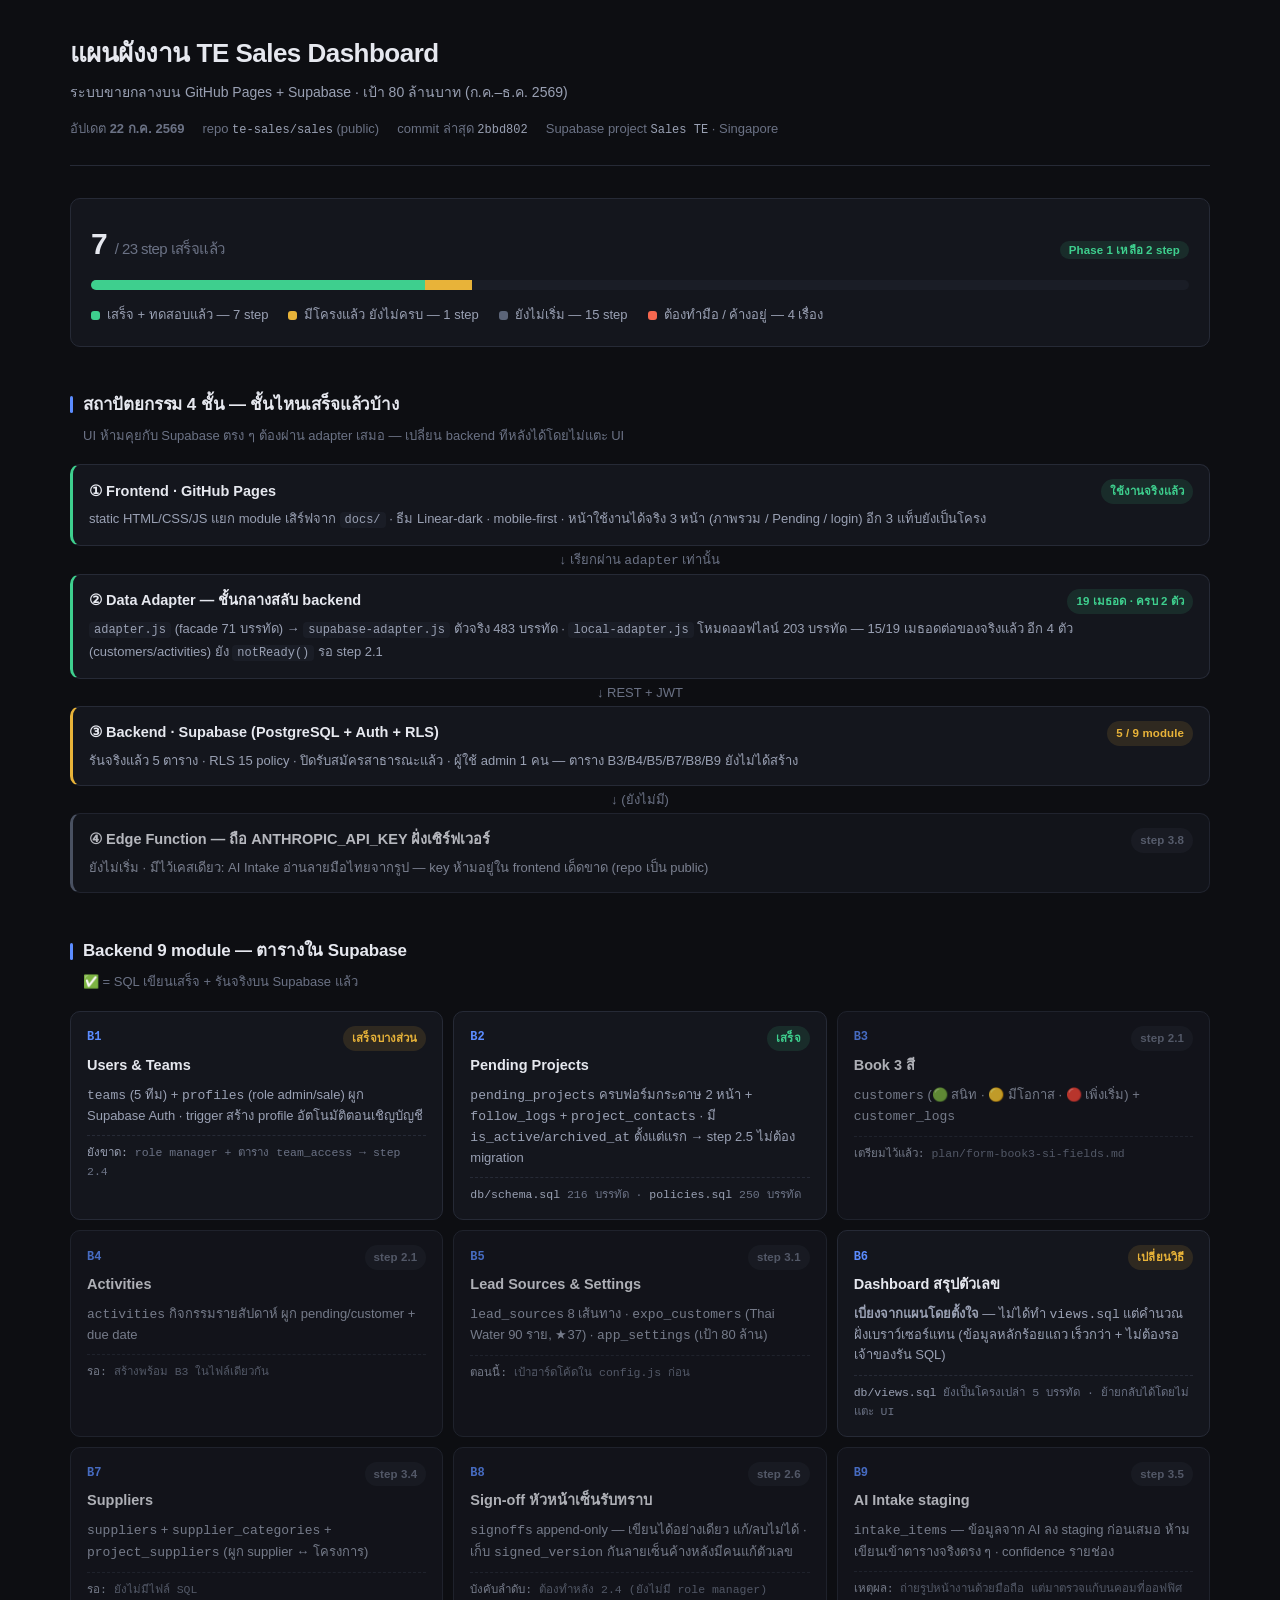
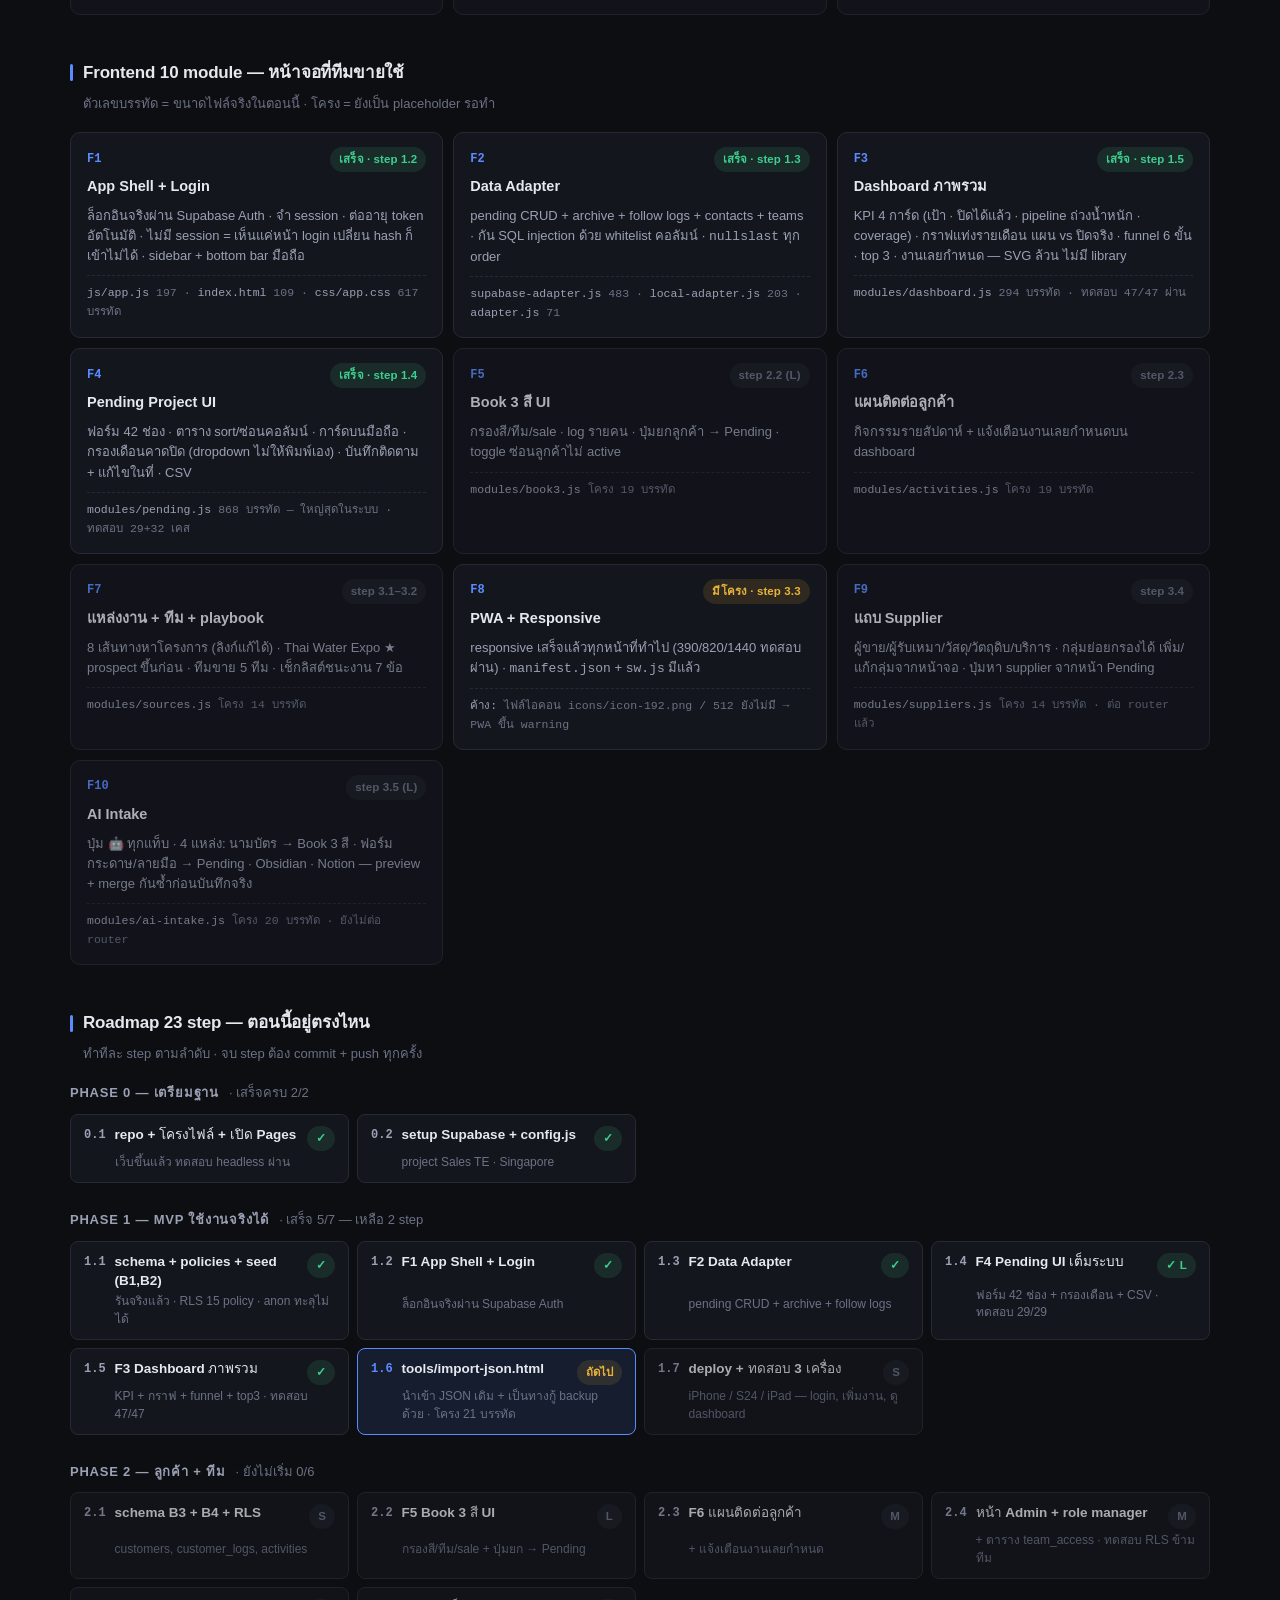
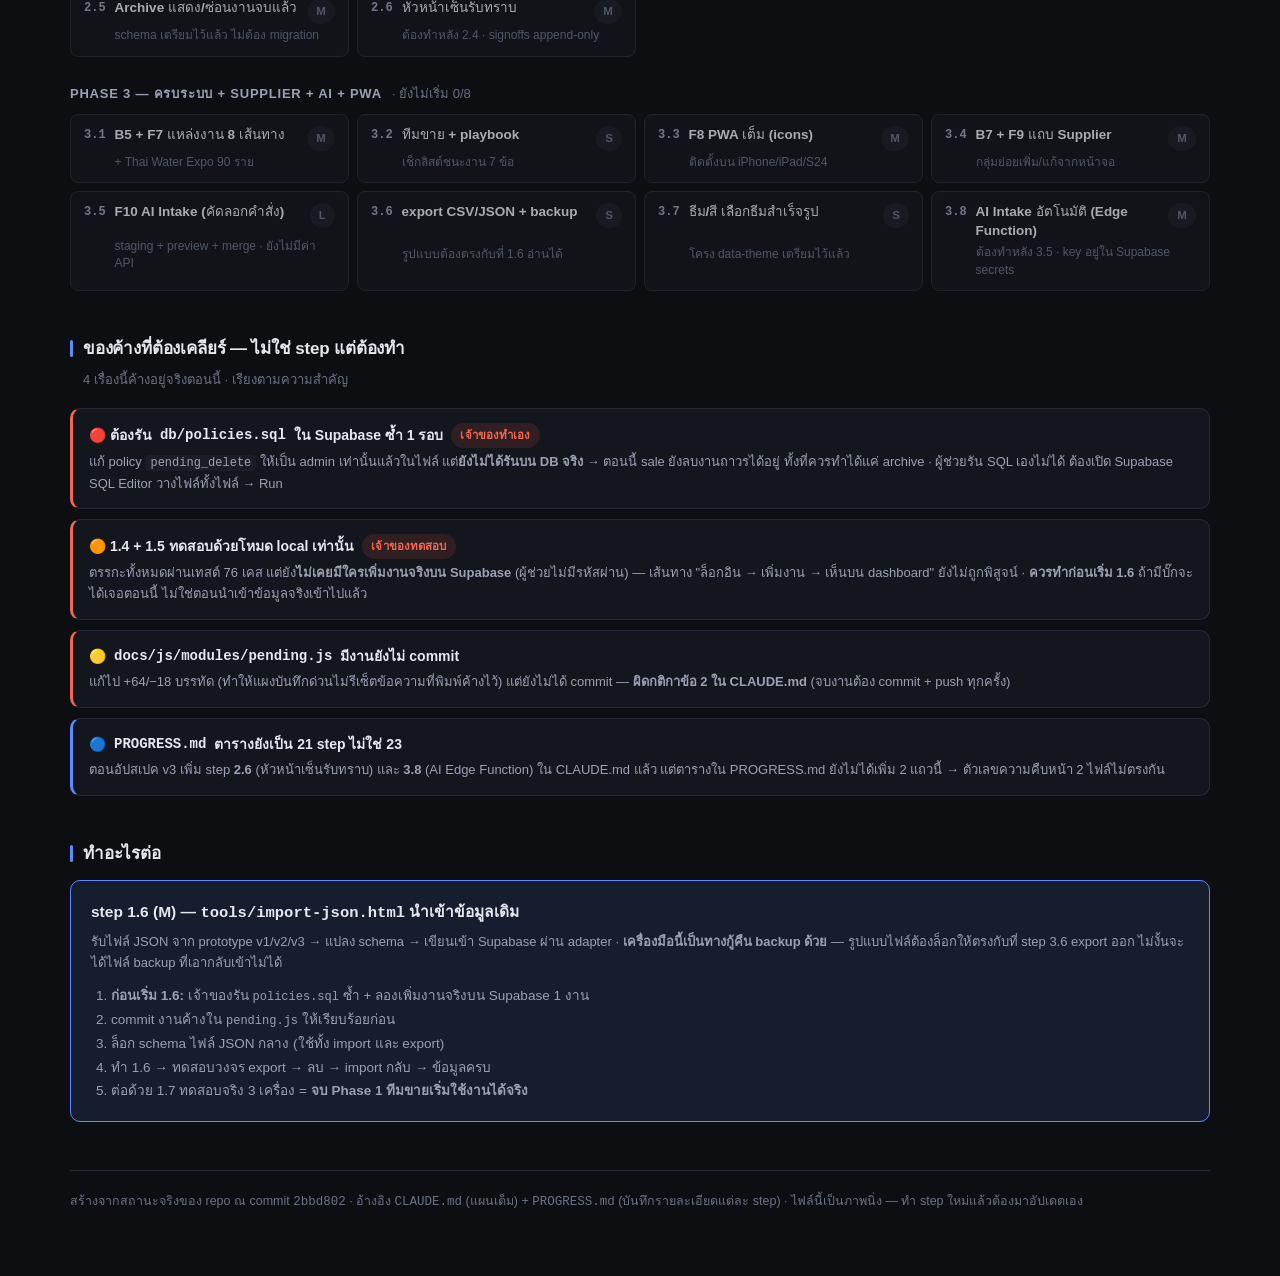
<file: Workflow/index.html>
<!DOCTYPE html>
<html lang="th" data-theme="dark">
<head>
<meta charset="UTF-8">
<meta name="viewport" content="width=device-width, initial-scale=1">
<title>แผนผังงาน TE Sales Dashboard — สร้างถึงไหนแล้ว</title>
<style>
  :root {
    --bg:        #0d0e12;
    --panel:     #14161d;
    --panel-2:   #1a1d26;
    --line:      #262a36;
    --text:      #e6e8ef;
    --text-dim:  #9aa1b4;
    --text-mute: #6b7285;

    --done:      #3ecf8e;
    --done-bg:   rgba(62,207,142,.12);
    --partial:   #e8b339;
    --partial-bg:rgba(232,179,57,.12);
    --todo:      #5b6478;
    --todo-bg:   rgba(91,100,120,.12);
    --warn:      #f5674f;
    --warn-bg:   rgba(245,103,79,.12);
    --accent:    #5b8cff;
    --accent-bg: rgba(91,140,255,.12);

    --radius: 10px;
    --mono: ui-monospace, SFMono-Regular, "SF Mono", Menlo, monospace;
  }

  @media (prefers-color-scheme: light) {
    :root:not([data-theme="dark"]) {
      --bg:#f7f8fa; --panel:#fff; --panel-2:#f1f3f7; --line:#e0e3ea;
      --text:#1a1d26; --text-dim:#5b6478; --text-mute:#8a91a3;
      --done:#0e9f6e; --todo:#8a91a3;
    }
  }

  * { box-sizing: border-box; }
  body {
    margin: 0; background: var(--bg); color: var(--text);
    font-family: -apple-system, BlinkMacSystemFont, "Segoe UI", "Noto Sans Thai", sans-serif;
    font-size: 15px; line-height: 1.65;
    -webkit-font-smoothing: antialiased;
  }
  .wrap { max-width: 1180px; margin: 0 auto; padding: 32px 20px 80px; }

  /* ---------- header ---------- */
  header { border-bottom: 1px solid var(--line); padding-bottom: 24px; margin-bottom: 32px; }
  h1 { font-size: 26px; font-weight: 650; margin: 0 0 6px; letter-spacing: -.02em; }
  .sub { color: var(--text-dim); font-size: 14px; margin: 0; }
  .meta { display: flex; flex-wrap: wrap; gap: 8px 18px; margin-top: 14px; font-size: 13px; color: var(--text-mute); }
  .meta code { font-family: var(--mono); font-size: 12px; color: var(--text-dim); }

  /* ---------- progress ---------- */
  .prog-box { background: var(--panel); border: 1px solid var(--line); border-radius: var(--radius); padding: 20px; margin-bottom: 32px; }
  .prog-top { display: flex; justify-content: space-between; align-items: baseline; flex-wrap: wrap; gap: 8px; margin-bottom: 12px; }
  .prog-num { font-size: 30px; font-weight: 650; letter-spacing: -.02em; }
  .prog-num small { font-size: 15px; font-weight: 400; color: var(--text-mute); }
  .bar { height: 10px; background: var(--panel-2); border-radius: 99px; overflow: hidden; display: flex; }
  .bar i { display: block; height: 100%; }
  .bar .b-done { background: var(--done); }
  .bar .b-part { background: var(--partial); }
  .legend { display: flex; flex-wrap: wrap; gap: 6px 20px; margin-top: 14px; font-size: 13px; color: var(--text-dim); }
  .legend span { display: inline-flex; align-items: center; gap: 7px; }
  .dot { width: 9px; height: 9px; border-radius: 3px; flex: none; }
  .d-done { background: var(--done); } .d-part { background: var(--partial); }
  .d-todo { background: var(--todo); } .d-warn { background: var(--warn); }

  /* ---------- sections ---------- */
  h2 {
    font-size: 17px; font-weight: 620; margin: 44px 0 6px; letter-spacing: -.01em;
    display: flex; align-items: center; gap: 10px;
  }
  h2::before { content: ''; width: 3px; height: 17px; background: var(--accent); border-radius: 2px; flex: none; }
  .h2note { color: var(--text-mute); font-size: 13px; margin: 0 0 18px 13px; }

  /* ---------- architecture stack ---------- */
  .stack { display: grid; gap: 10px; }
  .layer {
    background: var(--panel); border: 1px solid var(--line); border-left: 3px solid var(--todo);
    border-radius: var(--radius); padding: 14px 16px;
    display: grid; grid-template-columns: 1fr auto; gap: 4px 16px; align-items: center;
  }
  .layer.is-done { border-left-color: var(--done); }
  .layer.is-part { border-left-color: var(--partial); }
  .layer.is-todo { border-left-color: var(--todo); opacity: .78; }
  .layer-t { font-weight: 600; font-size: 14.5px; }
  .layer-d { grid-column: 1 / -1; color: var(--text-dim); font-size: 13px; }
  .layer-d code { font-family: var(--mono); font-size: 12px; background: var(--panel-2); padding: 1px 5px; border-radius: 4px; }
  .arrow { text-align: center; color: var(--text-mute); font-size: 13px; line-height: 1; margin: -3px 0; }

  /* ---------- badges ---------- */
  .badge {
    font-size: 11.5px; font-weight: 600; padding: 3px 9px; border-radius: 99px;
    white-space: nowrap; letter-spacing: .01em;
  }
  .bg-done { background: var(--done-bg); color: var(--done); }
  .bg-part { background: var(--partial-bg); color: var(--partial); }
  .bg-todo { background: var(--todo-bg); color: var(--text-mute); }
  .bg-warn { background: var(--warn-bg); color: var(--warn); }

  /* ---------- roadmap ---------- */
  .phase { margin-bottom: 26px; }
  .phase-h {
    font-size: 13px; font-weight: 620; color: var(--text-dim); text-transform: uppercase;
    letter-spacing: .06em; margin-bottom: 10px; display: flex; align-items: center; gap: 10px;
  }
  .phase-h em { font-style: normal; font-weight: 400; text-transform: none; letter-spacing: 0; color: var(--text-mute); }
  .steps { display: grid; grid-template-columns: repeat(auto-fill, minmax(232px, 1fr)); gap: 8px; }
  .step {
    background: var(--panel); border: 1px solid var(--line); border-radius: 8px;
    padding: 11px 13px; display: grid; grid-template-columns: auto 1fr auto; gap: 3px 9px; align-items: start;
  }
  .step.is-todo { opacity: .72; }
  .step.is-next { border-color: var(--accent); background: var(--accent-bg); opacity: 1; }
  .step-id { font-family: var(--mono); font-size: 12px; font-weight: 600; color: var(--text-dim); }
  .step.is-next .step-id { color: var(--accent); }
  .step-t { font-size: 13.5px; font-weight: 550; line-height: 1.4; }
  .step-s { font-size: 11px; font-family: var(--mono); color: var(--text-mute); }
  .step-n { grid-column: 2 / -1; font-size: 12px; color: var(--text-mute); line-height: 1.45; }

  /* ---------- module grid ---------- */
  .mods { display: grid; grid-template-columns: repeat(auto-fill, minmax(310px, 1fr)); gap: 10px; }
  .mod {
    background: var(--panel); border: 1px solid var(--line); border-radius: var(--radius);
    padding: 14px 16px;
  }
  .mod.is-todo { opacity: .74; }
  .mod-h { display: flex; justify-content: space-between; align-items: center; gap: 10px; margin-bottom: 3px; }
  .mod-id { font-family: var(--mono); font-size: 12px; font-weight: 650; color: var(--accent); }
  .mod-t { font-size: 14.5px; font-weight: 600; margin-bottom: 7px; }
  .mod-d { font-size: 13px; color: var(--text-dim); margin: 0 0 9px; line-height: 1.55; }
  .mod-f { font-family: var(--mono); font-size: 11.5px; color: var(--text-mute); border-top: 1px dashed var(--line); padding-top: 8px; }
  .mod-f b { color: var(--text-dim); font-weight: 500; }

  /* ---------- todo / warnings ---------- */
  .cards { display: grid; gap: 10px; }
  .note {
    background: var(--panel); border: 1px solid var(--line); border-left: 3px solid var(--warn);
    border-radius: var(--radius); padding: 14px 16px;
  }
  .note.info { border-left-color: var(--accent); }
  .note-t { font-weight: 600; font-size: 14px; margin-bottom: 4px; display: flex; align-items: center; gap: 8px; flex-wrap: wrap; }
  .note-d { font-size: 13px; color: var(--text-dim); margin: 0; line-height: 1.6; }
  .note-d code { font-family: var(--mono); font-size: 12px; background: var(--panel-2); padding: 1px 5px; border-radius: 4px; }

  /* ---------- next ---------- */
  .next {
    background: var(--accent-bg); border: 1px solid var(--accent); border-radius: var(--radius);
    padding: 18px 20px; margin-top: 12px;
  }
  .next h3 { margin: 0 0 6px; font-size: 15.5px; font-weight: 620; }
  .next ol { margin: 10px 0 0; padding-left: 20px; font-size: 13.5px; color: var(--text-dim); line-height: 1.75; }
  .next ol code { font-family: var(--mono); font-size: 12px; }

  footer { margin-top: 48px; padding-top: 20px; border-top: 1px solid var(--line);
           font-size: 12.5px; color: var(--text-mute); }

  @media (max-width: 560px) {
    .wrap { padding: 22px 14px 60px; }
    h1 { font-size: 21px; }
    .steps, .mods { grid-template-columns: 1fr; }
    .prog-num { font-size: 26px; }
  }
</style>
</head>
<body>
<div class="wrap">

<header>
  <h1>แผนผังงาน TE Sales Dashboard</h1>
  <p class="sub">ระบบขายกลางบน GitHub Pages + Supabase · เป้า 80 ล้านบาท (ก.ค.–ธ.ค. 2569)</p>
  <div class="meta">
    <span>อัปเดต <strong>22 ก.ค. 2569</strong></span>
    <span>repo <code>te-sales/sales</code> (public)</span>
    <span>commit ล่าสุด <code>2bbd802</code></span>
    <span>Supabase project <code>Sales TE</code> · Singapore</span>
  </div>
</header>

<!-- ═══════════ ความคืบหน้ารวม ═══════════ -->
<div class="prog-box">
  <div class="prog-top">
    <div class="prog-num">7 <small>/ 23 step เสร็จแล้ว</small></div>
    <div><span class="badge bg-done">Phase 1 เหลือ 2 step</span></div>
  </div>
  <div class="bar">
    <i class="b-done" style="width:30.4%"></i>
    <i class="b-part" style="width:4.3%"></i>
  </div>
  <div class="legend">
    <span><i class="dot d-done"></i> เสร็จ + ทดสอบแล้ว — 7 step</span>
    <span><i class="dot d-part"></i> มีโครงแล้ว ยังไม่ครบ — 1 step</span>
    <span><i class="dot d-todo"></i> ยังไม่เริ่ม — 15 step</span>
    <span><i class="dot d-warn"></i> ต้องทำมือ / ค้างอยู่ — 4 เรื่อง</span>
  </div>
</div>

<!-- ═══════════ สถาปัตยกรรม ═══════════ -->
<h2>สถาปัตยกรรม 4 ชั้น — ชั้นไหนเสร็จแล้วบ้าง</h2>
<p class="h2note">UI ห้ามคุยกับ Supabase ตรง ๆ ต้องผ่าน adapter เสมอ — เปลี่ยน backend ทีหลังได้โดยไม่แตะ UI</p>

<div class="stack">
  <div class="layer is-done">
    <div class="layer-t">① Frontend · GitHub Pages</div>
    <span class="badge bg-done">ใช้งานจริงแล้ว</span>
    <div class="layer-d">
      static HTML/CSS/JS แยก module เสิร์ฟจาก <code>docs/</code> · ธีม Linear-dark · mobile-first
      · หน้าใช้งานได้จริง 3 หน้า (ภาพรวม / Pending / login) อีก 3 แท็บยังเป็นโครง
    </div>
  </div>

  <div class="arrow">↓ เรียกผ่าน <code>adapter</code> เท่านั้น</div>

  <div class="layer is-done">
    <div class="layer-t">② Data Adapter — ชั้นกลางสลับ backend</div>
    <span class="badge bg-done">19 เมธอด · ครบ 2 ตัว</span>
    <div class="layer-d">
      <code>adapter.js</code> (facade 71 บรรทัด) → <code>supabase-adapter.js</code> ตัวจริง 483 บรรทัด ·
      <code>local-adapter.js</code> โหมดออฟไลน์ 203 บรรทัด — 15/19 เมธอดต่อของจริงแล้ว
      อีก 4 ตัว (customers/activities) ยัง <code>notReady()</code> รอ step 2.1
    </div>
  </div>

  <div class="arrow">↓ REST + JWT</div>

  <div class="layer is-part">
    <div class="layer-t">③ Backend · Supabase (PostgreSQL + Auth + RLS)</div>
    <span class="badge bg-part">5 / 9 module</span>
    <div class="layer-d">
      รันจริงแล้ว 5 ตาราง · RLS 15 policy · ปิดรับสมัครสาธารณะแล้ว · ผู้ใช้ admin 1 คน
      — ตาราง B3/B4/B5/B7/B8/B9 ยังไม่ได้สร้าง
    </div>
  </div>

  <div class="arrow">↓ (ยังไม่มี)</div>

  <div class="layer is-todo">
    <div class="layer-t">④ Edge Function — ถือ ANTHROPIC_API_KEY ฝั่งเซิร์ฟเวอร์</div>
    <span class="badge bg-todo">step 3.8</span>
    <div class="layer-d">
      ยังไม่เริ่ม · มีไว้เคสเดียว: AI Intake อ่านลายมือไทยจากรูป
      — key ห้ามอยู่ใน frontend เด็ดขาด (repo เป็น public)
    </div>
  </div>
</div>

<!-- ═══════════ Backend module ═══════════ -->
<h2>Backend 9 module — ตารางใน Supabase</h2>
<p class="h2note">✅ = SQL เขียนเสร็จ + รันจริงบน Supabase แล้ว</p>

<div class="mods">

  <div class="mod">
    <div class="mod-h"><span class="mod-id">B1</span><span class="badge bg-part">เสร็จบางส่วน</span></div>
    <div class="mod-t">Users &amp; Teams</div>
    <p class="mod-d">
      <code>teams</code> (5 ทีม) + <code>profiles</code> (role admin/sale) ผูก Supabase Auth
      · trigger สร้าง profile อัตโนมัติตอนเชิญบัญชี
    </p>
    <div class="mod-f"><b>ยังขาด:</b> role <code>manager</code> + ตาราง <code>team_access</code> → step 2.4</div>
  </div>

  <div class="mod">
    <div class="mod-h"><span class="mod-id">B2</span><span class="badge bg-done">เสร็จ</span></div>
    <div class="mod-t">Pending Projects</div>
    <p class="mod-d">
      <code>pending_projects</code> ครบฟอร์มกระดาษ 2 หน้า + <code>follow_logs</code> +
      <code>project_contacts</code> · มี <code>is_active</code>/<code>archived_at</code> ตั้งแต่แรก
      → step 2.5 ไม่ต้อง migration
    </p>
    <div class="mod-f"><b>db/schema.sql</b> 216 บรรทัด · <b>policies.sql</b> 250 บรรทัด</div>
  </div>

  <div class="mod is-todo">
    <div class="mod-h"><span class="mod-id">B3</span><span class="badge bg-todo">step 2.1</span></div>
    <div class="mod-t">Book 3 สี</div>
    <p class="mod-d"><code>customers</code> (🟢 สนิท · 🟡 มีโอกาส · 🔴 เพิ่งเริ่ม) + <code>customer_logs</code></p>
    <div class="mod-f"><b>เตรียมไว้แล้ว:</b> <code>plan/form-book3-si-fields.md</code></div>
  </div>

  <div class="mod is-todo">
    <div class="mod-h"><span class="mod-id">B4</span><span class="badge bg-todo">step 2.1</span></div>
    <div class="mod-t">Activities</div>
    <p class="mod-d"><code>activities</code> กิจกรรมรายสัปดาห์ ผูก pending/customer + due date</p>
    <div class="mod-f"><b>รอ:</b> สร้างพร้อม B3 ในไฟล์เดียวกัน</div>
  </div>

  <div class="mod is-todo">
    <div class="mod-h"><span class="mod-id">B5</span><span class="badge bg-todo">step 3.1</span></div>
    <div class="mod-t">Lead Sources &amp; Settings</div>
    <p class="mod-d"><code>lead_sources</code> 8 เส้นทาง · <code>expo_customers</code> (Thai Water 90 ราย, ★37) · <code>app_settings</code> (เป้า 80 ล้าน)</p>
    <div class="mod-f"><b>ตอนนี้:</b> เป้าฮาร์ดโค้ดใน <code>config.js</code> ก่อน</div>
  </div>

  <div class="mod">
    <div class="mod-h"><span class="mod-id">B6</span><span class="badge bg-part">เปลี่ยนวิธี</span></div>
    <div class="mod-t">Dashboard สรุปตัวเลข</div>
    <p class="mod-d">
      <strong>เบี่ยงจากแผนโดยตั้งใจ</strong> — ไม่ได้ทำ <code>views.sql</code>
      แต่คำนวณฝั่งเบราว์เซอร์แทน (ข้อมูลหลักร้อยแถว เร็วกว่า + ไม่ต้องรอเจ้าของรัน SQL)
    </p>
    <div class="mod-f"><b>db/views.sql</b> ยังเป็นโครงเปล่า 5 บรรทัด · ย้ายกลับได้โดยไม่แตะ UI</div>
  </div>

  <div class="mod is-todo">
    <div class="mod-h"><span class="mod-id">B7</span><span class="badge bg-todo">step 3.4</span></div>
    <div class="mod-t">Suppliers</div>
    <p class="mod-d"><code>suppliers</code> + <code>supplier_categories</code> + <code>project_suppliers</code> (ผูก supplier ↔ โครงการ)</p>
    <div class="mod-f"><b>รอ:</b> ยังไม่มีไฟล์ SQL</div>
  </div>

  <div class="mod is-todo">
    <div class="mod-h"><span class="mod-id">B8</span><span class="badge bg-todo">step 2.6</span></div>
    <div class="mod-t">Sign-off หัวหน้าเซ็นรับทราบ</div>
    <p class="mod-d">
      <code>signoffs</code> append-only — เขียนได้อย่างเดียว แก้/ลบไม่ได้ ·
      เก็บ <code>signed_version</code> กันลายเซ็นค้างหลังมีคนแก้ตัวเลข
    </p>
    <div class="mod-f"><b>บังคับลำดับ:</b> ต้องทำหลัง 2.4 (ยังไม่มี role manager)</div>
  </div>

  <div class="mod is-todo">
    <div class="mod-h"><span class="mod-id">B9</span><span class="badge bg-todo">step 3.5</span></div>
    <div class="mod-t">AI Intake staging</div>
    <p class="mod-d"><code>intake_items</code> — ข้อมูลจาก AI ลง staging ก่อนเสมอ ห้ามเขียนเข้าตารางจริงตรง ๆ · confidence รายช่อง</p>
    <div class="mod-f"><b>เหตุผล:</b> ถ่ายรูปหน้างานด้วยมือถือ แต่มาตรวจแก้บนคอมที่ออฟฟิศ</div>
  </div>

</div>

<!-- ═══════════ Frontend module ═══════════ -->
<h2>Frontend 10 module — หน้าจอที่ทีมขายใช้</h2>
<p class="h2note">ตัวเลขบรรทัด = ขนาดไฟล์จริงในตอนนี้ · โครง = ยังเป็น placeholder รอทำ</p>

<div class="mods">

  <div class="mod">
    <div class="mod-h"><span class="mod-id">F1</span><span class="badge bg-done">เสร็จ · step 1.2</span></div>
    <div class="mod-t">App Shell + Login</div>
    <p class="mod-d">
      ล็อกอินจริงผ่าน Supabase Auth · จำ session · ต่ออายุ token อัตโนมัติ ·
      ไม่มี session = เห็นแค่หน้า login เปลี่ยน hash ก็เข้าไม่ได้ · sidebar + bottom bar มือถือ
    </p>
    <div class="mod-f"><b>js/app.js</b> 197 · <b>index.html</b> 109 · <b>css/app.css</b> 617 บรรทัด</div>
  </div>

  <div class="mod">
    <div class="mod-h"><span class="mod-id">F2</span><span class="badge bg-done">เสร็จ · step 1.3</span></div>
    <div class="mod-t">Data Adapter</div>
    <p class="mod-d">
      pending CRUD + archive + follow logs + contacts + teams ·
      กัน SQL injection ด้วย whitelist คอลัมน์ · <code>nullslast</code> ทุก order
    </p>
    <div class="mod-f"><b>supabase-adapter.js</b> 483 · <b>local-adapter.js</b> 203 · <b>adapter.js</b> 71</div>
  </div>

  <div class="mod">
    <div class="mod-h"><span class="mod-id">F3</span><span class="badge bg-done">เสร็จ · step 1.5</span></div>
    <div class="mod-t">Dashboard ภาพรวม</div>
    <p class="mod-d">
      KPI 4 การ์ด (เป้า · ปิดได้แล้ว · pipeline ถ่วงน้ำหนัก · coverage) ·
      กราฟแท่งรายเดือน แผน vs ปิดจริง · funnel 6 ขั้น · top 3 · งานเลยกำหนด — SVG ล้วน ไม่มี library
    </p>
    <div class="mod-f"><b>modules/dashboard.js</b> 294 บรรทัด · ทดสอบ 47/47 ผ่าน</div>
  </div>

  <div class="mod">
    <div class="mod-h"><span class="mod-id">F4</span><span class="badge bg-done">เสร็จ · step 1.4</span></div>
    <div class="mod-t">Pending Project UI</div>
    <p class="mod-d">
      ฟอร์ม 42 ช่อง · ตาราง sort/ซ่อนคอลัมน์ · การ์ดบนมือถือ ·
      กรองเดือนคาดปิด (dropdown ไม่ให้พิมพ์เอง) · บันทึกติดตาม + แก้ไขในที่ · CSV
    </p>
    <div class="mod-f"><b>modules/pending.js</b> 868 บรรทัด — ใหญ่สุดในระบบ · ทดสอบ 29+32 เคส</div>
  </div>

  <div class="mod is-todo">
    <div class="mod-h"><span class="mod-id">F5</span><span class="badge bg-todo">step 2.2 (L)</span></div>
    <div class="mod-t">Book 3 สี UI</div>
    <p class="mod-d">กรองสี/ทีม/sale · log รายคน · ปุ่มยกลูกค้า → Pending · toggle ซ่อนลูกค้าไม่ active</p>
    <div class="mod-f"><b>modules/book3.js</b> โครง 19 บรรทัด</div>
  </div>

  <div class="mod is-todo">
    <div class="mod-h"><span class="mod-id">F6</span><span class="badge bg-todo">step 2.3</span></div>
    <div class="mod-t">แผนติดต่อลูกค้า</div>
    <p class="mod-d">กิจกรรมรายสัปดาห์ + แจ้งเตือนงานเลยกำหนดบน dashboard</p>
    <div class="mod-f"><b>modules/activities.js</b> โครง 19 บรรทัด</div>
  </div>

  <div class="mod is-todo">
    <div class="mod-h"><span class="mod-id">F7</span><span class="badge bg-todo">step 3.1–3.2</span></div>
    <div class="mod-t">แหล่งงาน + ทีม + playbook</div>
    <p class="mod-d">8 เส้นทางหาโครงการ (ลิงก์แก้ได้) · Thai Water Expo ★ prospect ขึ้นก่อน · ทีมขาย 5 ทีม · เช็กลิสต์ชนะงาน 7 ข้อ</p>
    <div class="mod-f"><b>modules/sources.js</b> โครง 14 บรรทัด</div>
  </div>

  <div class="mod">
    <div class="mod-h"><span class="mod-id">F8</span><span class="badge bg-part">มีโครง · step 3.3</span></div>
    <div class="mod-t">PWA + Responsive</div>
    <p class="mod-d">
      responsive เสร็จแล้วทุกหน้าที่ทำไป (390/820/1440 ทดสอบผ่าน) ·
      <code>manifest.json</code> + <code>sw.js</code> มีแล้ว
    </p>
    <div class="mod-f"><b>ค้าง:</b> ไฟล์ไอคอน <code>icons/icon-192.png</code> / <code>512</code> ยังไม่มี → PWA ขึ้น warning</div>
  </div>

  <div class="mod is-todo">
    <div class="mod-h"><span class="mod-id">F9</span><span class="badge bg-todo">step 3.4</span></div>
    <div class="mod-t">แถบ Supplier</div>
    <p class="mod-d">ผู้ขาย/ผู้รับเหมา/วัสดุ/วัตถุดิบ/บริการ · กลุ่มย่อยกรองได้ เพิ่ม/แก้กลุ่มจากหน้าจอ · ปุ่มหา supplier จากหน้า Pending</p>
    <div class="mod-f"><b>modules/suppliers.js</b> โครง 14 บรรทัด · ต่อ router แล้ว</div>
  </div>

  <div class="mod is-todo">
    <div class="mod-h"><span class="mod-id">F10</span><span class="badge bg-todo">step 3.5 (L)</span></div>
    <div class="mod-t">AI Intake</div>
    <p class="mod-d">
      ปุ่ม 🤖 ทุกแท็บ · 4 แหล่ง: นามบัตร → Book 3 สี · ฟอร์มกระดาษ/ลายมือ → Pending · Obsidian · Notion
      — preview + merge กันซ้ำก่อนบันทึกจริง
    </p>
    <div class="mod-f"><b>modules/ai-intake.js</b> โครง 20 บรรทัด · ยังไม่ต่อ router</div>
  </div>

</div>

<!-- ═══════════ Roadmap ═══════════ -->
<h2>Roadmap 23 step — ตอนนี้อยู่ตรงไหน</h2>
<p class="h2note">ทำทีละ step ตามลำดับ · จบ step ต้อง commit + push ทุกครั้ง</p>

<div class="phase">
  <div class="phase-h">Phase 0 — เตรียมฐาน <em>· เสร็จครบ 2/2</em></div>
  <div class="steps">
    <div class="step"><span class="step-id">0.1</span><span class="step-t">repo + โครงไฟล์ + เปิด Pages</span><span class="badge bg-done">✓</span>
      <span class="step-n">เว็บขึ้นแล้ว ทดสอบ headless ผ่าน</span></div>
    <div class="step"><span class="step-id">0.2</span><span class="step-t">setup Supabase + config.js</span><span class="badge bg-done">✓</span>
      <span class="step-n">project Sales TE · Singapore</span></div>
  </div>
</div>

<div class="phase">
  <div class="phase-h">Phase 1 — MVP ใช้งานจริงได้ <em>· เสร็จ 5/7 — เหลือ 2 step</em></div>
  <div class="steps">
    <div class="step"><span class="step-id">1.1</span><span class="step-t">schema + policies + seed (B1,B2)</span><span class="badge bg-done">✓</span>
      <span class="step-n">รันจริงแล้ว · RLS 15 policy · anon ทะลุไม่ได้</span></div>
    <div class="step"><span class="step-id">1.2</span><span class="step-t">F1 App Shell + Login</span><span class="badge bg-done">✓</span>
      <span class="step-n">ล็อกอินจริงผ่าน Supabase Auth</span></div>
    <div class="step"><span class="step-id">1.3</span><span class="step-t">F2 Data Adapter</span><span class="badge bg-done">✓</span>
      <span class="step-n">pending CRUD + archive + follow logs</span></div>
    <div class="step"><span class="step-id">1.4</span><span class="step-t">F4 Pending UI เต็มระบบ</span><span class="badge bg-done">✓ L</span>
      <span class="step-n">ฟอร์ม 42 ช่อง + กรองเดือน + CSV · ทดสอบ 29/29</span></div>
    <div class="step"><span class="step-id">1.5</span><span class="step-t">F3 Dashboard ภาพรวม</span><span class="badge bg-done">✓</span>
      <span class="step-n">KPI + กราฟ + funnel + top3 · ทดสอบ 47/47</span></div>
    <div class="step is-next"><span class="step-id">1.6</span><span class="step-t">tools/import-json.html</span><span class="badge bg-part">ถัดไป</span>
      <span class="step-n">นำเข้า JSON เดิม + เป็นทางกู้ backup ด้วย · โครง 21 บรรทัด</span></div>
    <div class="step is-todo"><span class="step-id">1.7</span><span class="step-t">deploy + ทดสอบ 3 เครื่อง</span><span class="badge bg-todo">S</span>
      <span class="step-n">iPhone / S24 / iPad — login, เพิ่มงาน, ดู dashboard</span></div>
  </div>
</div>

<div class="phase">
  <div class="phase-h">Phase 2 — ลูกค้า + ทีม <em>· ยังไม่เริ่ม 0/6</em></div>
  <div class="steps">
    <div class="step is-todo"><span class="step-id">2.1</span><span class="step-t">schema B3 + B4 + RLS</span><span class="badge bg-todo">S</span>
      <span class="step-n">customers, customer_logs, activities</span></div>
    <div class="step is-todo"><span class="step-id">2.2</span><span class="step-t">F5 Book 3 สี UI</span><span class="badge bg-todo">L</span>
      <span class="step-n">กรองสี/ทีม/sale + ปุ่มยก → Pending</span></div>
    <div class="step is-todo"><span class="step-id">2.3</span><span class="step-t">F6 แผนติดต่อลูกค้า</span><span class="badge bg-todo">M</span>
      <span class="step-n">+ แจ้งเตือนงานเลยกำหนด</span></div>
    <div class="step is-todo"><span class="step-id">2.4</span><span class="step-t">หน้า Admin + role manager</span><span class="badge bg-todo">M</span>
      <span class="step-n">+ ตาราง team_access · ทดสอบ RLS ข้ามทีม</span></div>
    <div class="step is-todo"><span class="step-id">2.5</span><span class="step-t">Archive แสดง/ซ่อนงานจบแล้ว</span><span class="badge bg-todo">M</span>
      <span class="step-n">schema เตรียมไว้แล้ว ไม่ต้อง migration</span></div>
    <div class="step is-todo"><span class="step-id">2.6</span><span class="step-t">หัวหน้าเซ็นรับทราบ</span><span class="badge bg-todo">M</span>
      <span class="step-n">ต้องทำหลัง 2.4 · signoffs append-only</span></div>
  </div>
</div>

<div class="phase">
  <div class="phase-h">Phase 3 — ครบระบบ + Supplier + AI + PWA <em>· ยังไม่เริ่ม 0/8</em></div>
  <div class="steps">
    <div class="step is-todo"><span class="step-id">3.1</span><span class="step-t">B5 + F7 แหล่งงาน 8 เส้นทาง</span><span class="badge bg-todo">M</span>
      <span class="step-n">+ Thai Water Expo 90 ราย</span></div>
    <div class="step is-todo"><span class="step-id">3.2</span><span class="step-t">ทีมขาย + playbook</span><span class="badge bg-todo">S</span>
      <span class="step-n">เช็กลิสต์ชนะงาน 7 ข้อ</span></div>
    <div class="step is-todo"><span class="step-id">3.3</span><span class="step-t">F8 PWA เต็ม (icons)</span><span class="badge bg-todo">M</span>
      <span class="step-n">ติดตั้งบน iPhone/iPad/S24</span></div>
    <div class="step is-todo"><span class="step-id">3.4</span><span class="step-t">B7 + F9 แถบ Supplier</span><span class="badge bg-todo">M</span>
      <span class="step-n">กลุ่มย่อยเพิ่ม/แก้จากหน้าจอ</span></div>
    <div class="step is-todo"><span class="step-id">3.5</span><span class="step-t">F10 AI Intake (คัดลอกคำสั่ง)</span><span class="badge bg-todo">L</span>
      <span class="step-n">staging + preview + merge · ยังไม่มีค่า API</span></div>
    <div class="step is-todo"><span class="step-id">3.6</span><span class="step-t">export CSV/JSON + backup</span><span class="badge bg-todo">S</span>
      <span class="step-n">รูปแบบต้องตรงกับที่ 1.6 อ่านได้</span></div>
    <div class="step is-todo"><span class="step-id">3.7</span><span class="step-t">ธีม/สี เลือกธีมสำเร็จรูป</span><span class="badge bg-todo">S</span>
      <span class="step-n">โครง data-theme เตรียมไว้แล้ว</span></div>
    <div class="step is-todo"><span class="step-id">3.8</span><span class="step-t">AI Intake อัตโนมัติ (Edge Function)</span><span class="badge bg-todo">M</span>
      <span class="step-n">ต้องทำหลัง 3.5 · key อยู่ใน Supabase secrets</span></div>
  </div>
</div>

<!-- ═══════════ ของค้าง ═══════════ -->
<h2>ของค้างที่ต้องเคลียร์ — ไม่ใช่ step แต่ต้องทำ</h2>
<p class="h2note">4 เรื่องนี้ค้างอยู่จริงตอนนี้ · เรียงตามความสำคัญ</p>

<div class="cards">

  <div class="note">
    <div class="note-t">🔴 ต้องรัน <code>db/policies.sql</code> ใน Supabase ซ้ำ 1 รอบ <span class="badge bg-warn">เจ้าของทำเอง</span></div>
    <p class="note-d">
      แก้ policy <code>pending_delete</code> ให้เป็น admin เท่านั้นแล้วในไฟล์ แต่<strong>ยังไม่ได้รันบน DB จริง</strong>
      → ตอนนี้ sale ยังลบงานถาวรได้อยู่ ทั้งที่ควรทำได้แค่ archive
      · ผู้ช่วยรัน SQL เองไม่ได้ ต้องเปิด Supabase SQL Editor วางไฟล์ทั้งไฟล์ → Run
    </p>
  </div>

  <div class="note">
    <div class="note-t">🟠 1.4 + 1.5 ทดสอบด้วยโหมด local เท่านั้น <span class="badge bg-warn">เจ้าของทดสอบ</span></div>
    <p class="note-d">
      ตรรกะทั้งหมดผ่านเทสต์ 76 เคส แต่ยัง<strong>ไม่เคยมีใครเพิ่มงานจริงบน Supabase</strong>
      (ผู้ช่วยไม่มีรหัสผ่าน) — เส้นทาง "ล็อกอิน → เพิ่มงาน → เห็นบน dashboard" ยังไม่ถูกพิสูจน์
      · <strong>ควรทำก่อนเริ่ม 1.6</strong> ถ้ามีบั๊กจะได้เจอตอนนี้ ไม่ใช่ตอนนำเข้าข้อมูลจริงเข้าไปแล้ว
    </p>
  </div>

  <div class="note">
    <div class="note-t">🟡 <code>docs/js/modules/pending.js</code> มีงานยังไม่ commit</div>
    <p class="note-d">
      แก้ไป +64/−18 บรรทัด (ทำให้แผงบันทึกด่วนไม่รีเซ็ตข้อความที่พิมพ์ค้างไว้)
      แต่ยังไม่ได้ commit — <strong>ผิดกติกาข้อ 2 ใน CLAUDE.md</strong> (จบงานต้อง commit + push ทุกครั้ง)
    </p>
  </div>

  <div class="note info">
    <div class="note-t">🔵 <code>PROGRESS.md</code> ตารางยังเป็น 21 step ไม่ใช่ 23</div>
    <p class="note-d">
      ตอนอัปสเปค v3 เพิ่ม step <strong>2.6</strong> (หัวหน้าเซ็นรับทราบ) และ <strong>3.8</strong> (AI Edge Function)
      ใน CLAUDE.md แล้ว แต่ตารางใน PROGRESS.md ยังไม่ได้เพิ่ม 2 แถวนี้ → ตัวเลขความคืบหน้า 2 ไฟล์ไม่ตรงกัน
    </p>
  </div>

</div>

<!-- ═══════════ ถัดไป ═══════════ -->
<h2>ทำอะไรต่อ</h2>

<div class="next">
  <h3>step 1.6 (M) — <code>tools/import-json.html</code> นำเข้าข้อมูลเดิม</h3>
  <p class="note-d">
    รับไฟล์ JSON จาก prototype v1/v2/v3 → แปลง schema → เขียนเข้า Supabase ผ่าน adapter
    · <strong>เครื่องมือนี้เป็นทางกู้คืน backup ด้วย</strong> — รูปแบบไฟล์ต้องล็อกให้ตรงกับที่ step 3.6 export ออก
    ไม่งั้นจะได้ไฟล์ backup ที่เอากลับเข้าไม่ได้
  </p>
  <ol>
    <li><strong>ก่อนเริ่ม 1.6:</strong> เจ้าของรัน <code>policies.sql</code> ซ้ำ + ลองเพิ่มงานจริงบน Supabase 1 งาน</li>
    <li>commit งานค้างใน <code>pending.js</code> ให้เรียบร้อยก่อน</li>
    <li>ล็อก schema ไฟล์ JSON กลาง (ใช้ทั้ง import และ export)</li>
    <li>ทำ 1.6 → ทดสอบวงจร export → ลบ → import กลับ → ข้อมูลครบ</li>
    <li>ต่อด้วย 1.7 ทดสอบจริง 3 เครื่อง = <strong>จบ Phase 1 ทีมขายเริ่มใช้งานได้จริง</strong></li>
  </ol>
</div>

<footer>
  สร้างจากสถานะจริงของ repo ณ commit <code>2bbd802</code> ·
  อ้างอิง <code>CLAUDE.md</code> (แผนเต็ม) + <code>PROGRESS.md</code> (บันทึกรายละเอียดแต่ละ step) ·
  ไฟล์นี้เป็นภาพนิ่ง — ทำ step ใหม่แล้วต้องมาอัปเดตเอง
</footer>

</div>
</body>
</html>
</file>
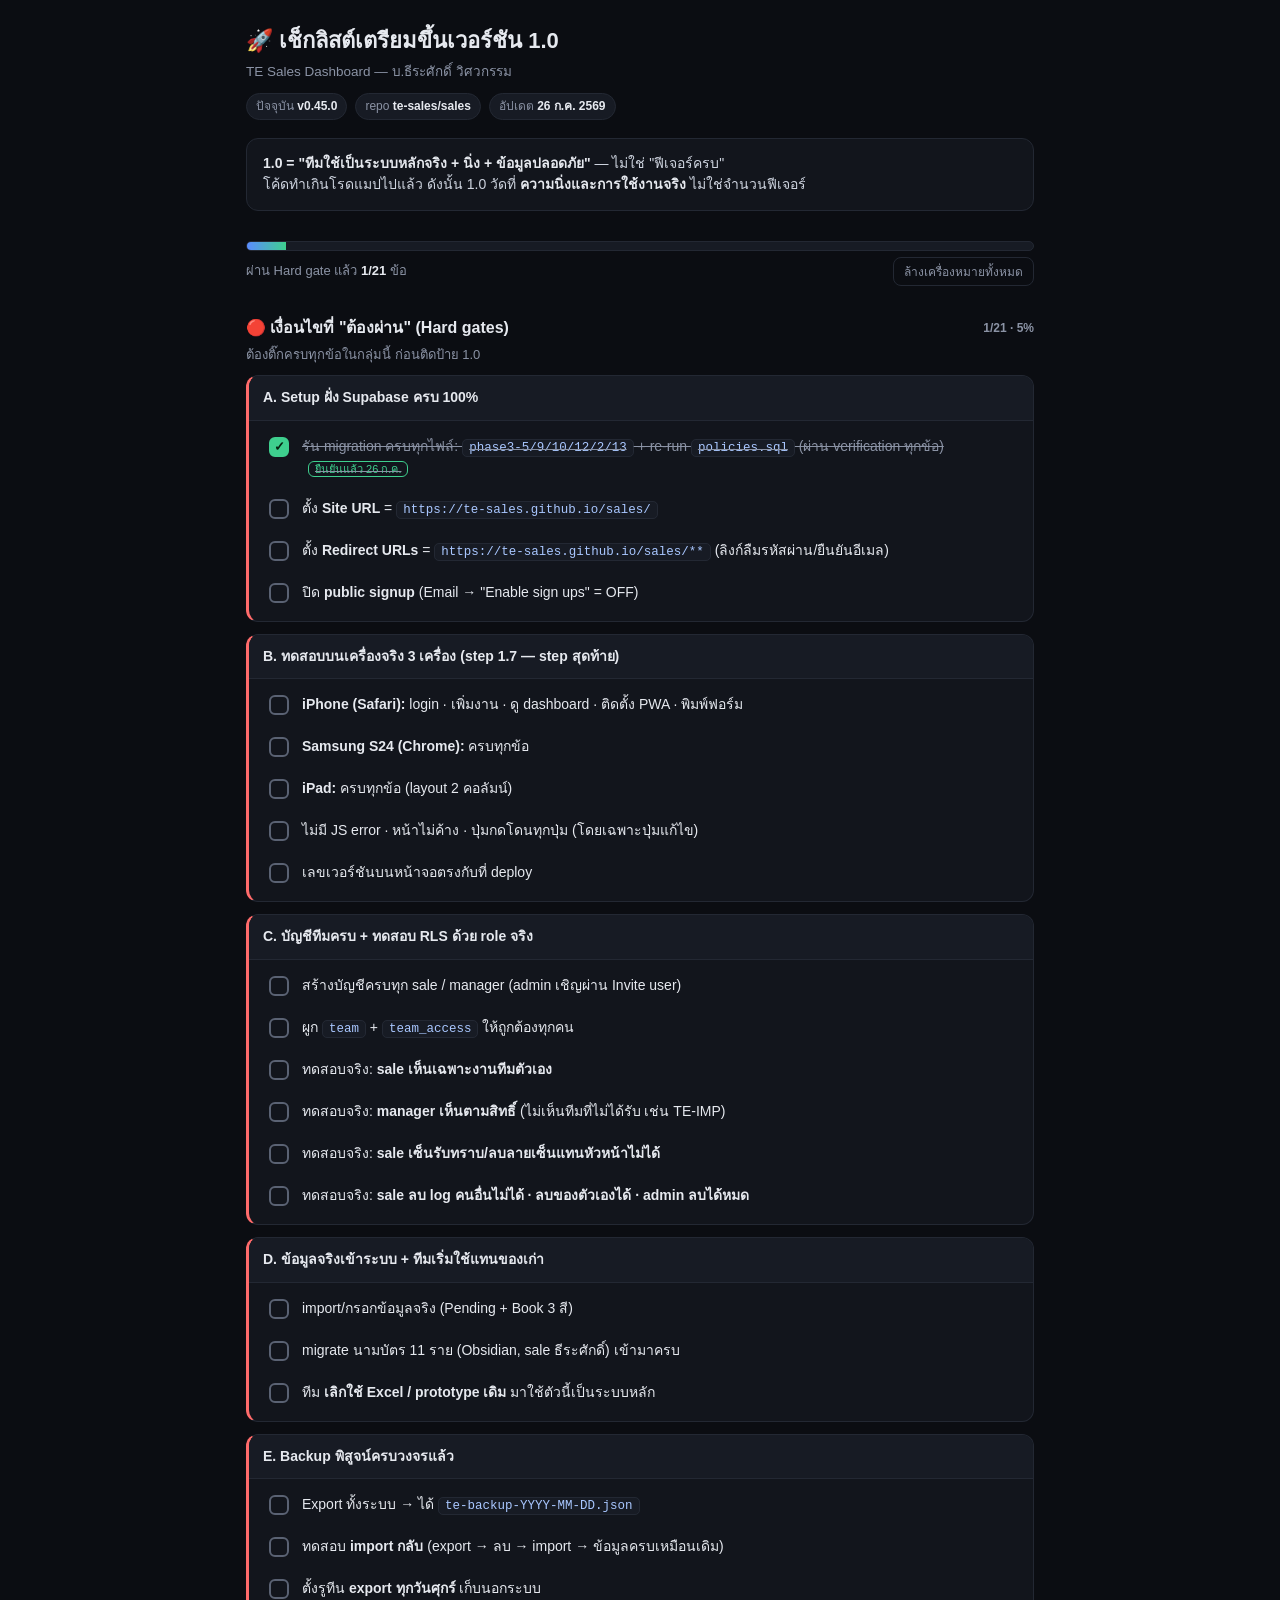
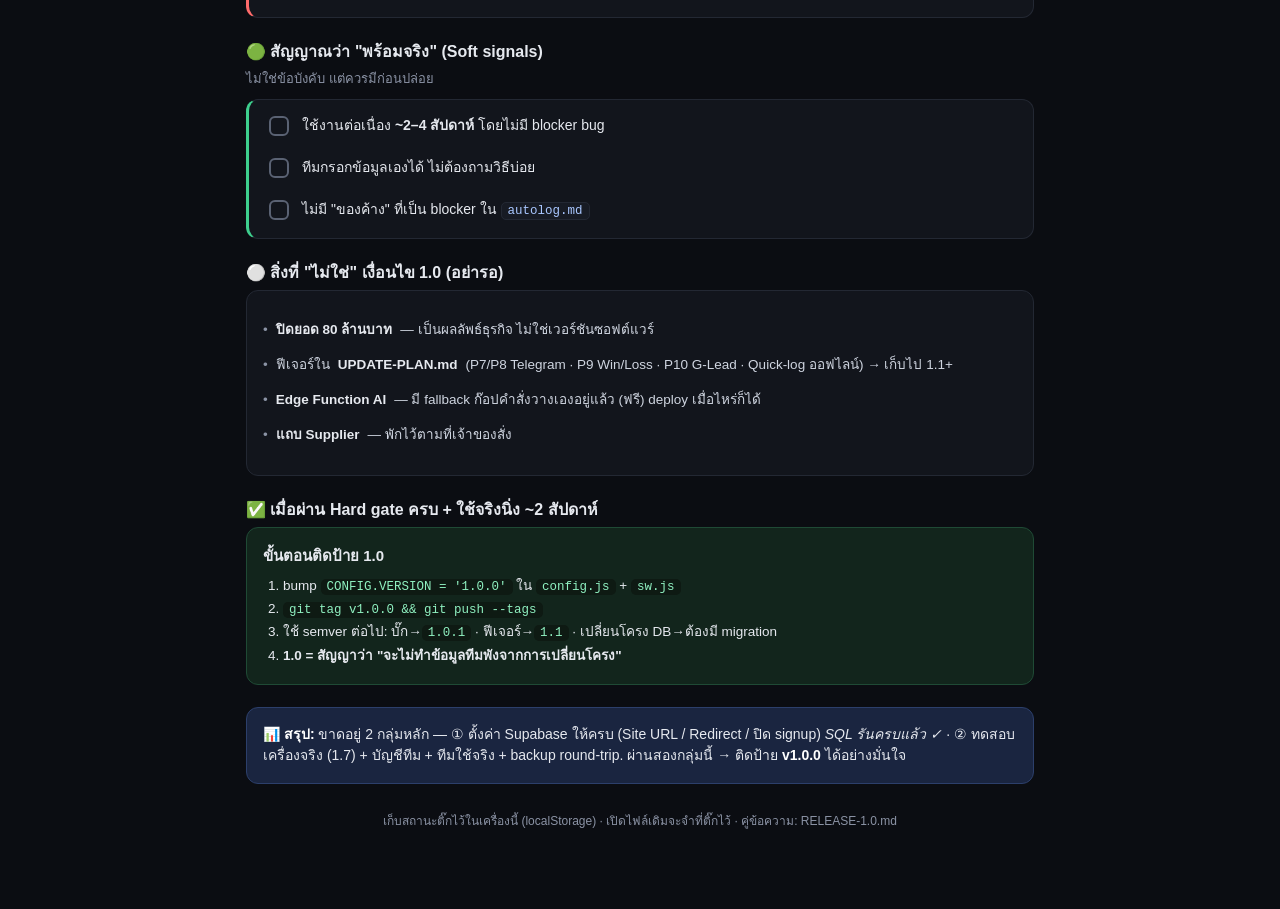
<file: RELEASE-1.0.html>
<!doctype html>
<html lang="th" data-theme="dark">
<head>
<meta charset="utf-8">
<meta name="viewport" content="width=device-width, initial-scale=1, viewport-fit=cover">
<title>เช็กลิสต์เตรียมขึ้น v1.0 — TE Sales Dashboard</title>
<style>
  :root{
    --bg:#0b0d12; --panel:#12151c; --panel2:#171b24; --border:#232833;
    --text:#e6e9ef; --muted:#8b93a5; --accent:#5b8cff; --accent-soft:#1a2540;
    --red:#ff6b6b; --red-soft:#2a1518; --green:#3ecf8e; --green-soft:#12251c;
    --yellow:#f2c94c; --gray:#5a6273;
  }
  *{box-sizing:border-box}
  html,body{margin:0;background:var(--bg);color:var(--text);
    font-family:-apple-system,BlinkMacSystemFont,"Segoe UI","Helvetica Neue","Noto Sans Thai",Arial,sans-serif;
    -webkit-font-smoothing:antialiased;line-height:1.55}
  .wrap{max-width:820px;margin:0 auto;padding:24px 16px 80px}
  header h1{font-size:22px;margin:0 0 4px;font-weight:700}
  header .sub{color:var(--muted);font-size:13.5px}
  header .meta{margin-top:10px;display:flex;flex-wrap:wrap;gap:8px}
  .tag{font-size:12px;padding:3px 9px;border-radius:999px;background:var(--panel2);
    border:1px solid var(--border);color:var(--muted)}
  .tag b{color:var(--text)}
  .lead{background:var(--panel);border:1px solid var(--border);border-radius:12px;
    padding:14px 16px;margin:18px 0;font-size:14px;color:#cfd5e0}
  .lead b{color:var(--text)}

  /* progress */
  .prog{position:sticky;top:0;z-index:5;background:var(--bg);padding:12px 0 8px;margin-bottom:6px}
  .prog-bar{height:10px;border-radius:999px;background:var(--panel2);overflow:hidden;border:1px solid var(--border)}
  .prog-fill{height:100%;width:0;background:linear-gradient(90deg,var(--accent),var(--green));
    transition:width .3s ease}
  .prog-txt{display:flex;justify-content:space-between;align-items:center;margin-top:6px;
    font-size:13px;color:var(--muted)}
  .prog-txt b{color:var(--text)}
  .reset{background:none;border:1px solid var(--border);color:var(--muted);border-radius:8px;
    padding:4px 10px;font-size:12px;cursor:pointer}
  .reset:hover{color:var(--text);border-color:var(--accent)}

  section{margin:22px 0}
  .sec-h{display:flex;align-items:center;gap:8px;font-size:16px;font-weight:700;margin:0 0 4px}
  .sec-h .cnt{font-size:12px;font-weight:600;color:var(--muted);margin-left:auto}
  .sec-note{color:var(--muted);font-size:13px;margin:0 0 10px}
  .group{background:var(--panel);border:1px solid var(--border);border-radius:12px;overflow:hidden;margin-bottom:12px}
  .group.hard{border-left:3px solid var(--red)}
  .group.soft{border-left:3px solid var(--green)}
  .group-h{padding:11px 14px;font-weight:600;font-size:14px;background:var(--panel2);
    border-bottom:1px solid var(--border)}
  ul.items{list-style:none;margin:0;padding:6px}
  li.item{display:flex;gap:10px;align-items:flex-start;padding:9px 10px;border-radius:9px;cursor:pointer;
    transition:background .12s}
  li.item:hover{background:var(--panel2)}
  li.item input{appearance:none;-webkit-appearance:none;width:20px;height:20px;flex:0 0 20px;margin-top:1px;
    border:2px solid var(--gray);border-radius:6px;cursor:pointer;position:relative;background:transparent}
  li.item input:checked{background:var(--green);border-color:var(--green)}
  li.item input:checked::after{content:"✓";position:absolute;inset:0;color:#06210f;font-size:13px;
    font-weight:900;display:flex;align-items:center;justify-content:center}
  li.item .lbl{font-size:14px;flex:1}
  li.item.done .lbl{color:var(--muted);text-decoration:line-through}
  li.item .lbl code{background:var(--panel2);padding:1px 6px;border-radius:5px;font-size:12.5px;
    color:#a9c7ff;border:1px solid var(--border)}
  li.item.pre input{border-color:var(--green);background:var(--green)}
  li.item.pre .badge{font-size:11px;color:var(--green);border:1px solid var(--green);border-radius:6px;
    padding:1px 6px;margin-left:6px;white-space:nowrap}

  .info{padding:6px}
  .info li{padding:7px 10px;font-size:13.5px;color:#cfd5e0;display:flex;gap:8px}
  .info li::before{content:"•";color:var(--muted)}
  .info li b{color:var(--text)}

  .final{background:var(--green-soft);border:1px solid #1f4a35;border-radius:12px;padding:16px}
  .final h3{margin:0 0 8px;font-size:15px}
  .final ol{margin:0;padding-left:20px;font-size:13.5px;line-height:1.7}
  .final code{background:#0e1a13;padding:1px 6px;border-radius:5px;font-size:12.5px;color:#8ff0c0}

  .summary{background:var(--accent-soft);border:1px solid #2c3f6b;border-radius:12px;padding:16px;font-size:14px}
  .summary b{color:#fff}
  footer{color:var(--muted);font-size:12px;text-align:center;margin-top:28px}
  @media (max-width:480px){ .wrap{padding:16px 12px 70px} header h1{font-size:19px} }
</style>
</head>
<body>
<div class="wrap">
  <header>
    <h1>🚀 เช็กลิสต์เตรียมขึ้นเวอร์ชัน 1.0</h1>
    <div class="sub">TE Sales Dashboard — บ.ธีระศักดิ์ วิศวกรรม</div>
    <div class="meta">
      <span class="tag">ปัจจุบัน <b>v0.45.0</b></span>
      <span class="tag">repo <b>te-sales/sales</b></span>
      <span class="tag">อัปเดต <b>26 ก.ค. 2569</b></span>
    </div>
  </header>

  <div class="lead">
    <b>1.0 = "ทีมใช้เป็นระบบหลักจริง + นิ่ง + ข้อมูลปลอดภัย"</b> — ไม่ใช่ "ฟีเจอร์ครบ"<br>
    โค้ดทำเกินโรดแมปไปแล้ว ดังนั้น 1.0 วัดที่ <b>ความนิ่งและการใช้งานจริง</b> ไม่ใช่จำนวนฟีเจอร์
  </div>

  <div class="prog">
    <div class="prog-bar"><div class="prog-fill" id="fill"></div></div>
    <div class="prog-txt">
      <span>ผ่าน Hard gate แล้ว <b id="pnum">0/0</b> ข้อ</span>
      <button class="reset" id="reset">ล้างเครื่องหมายทั้งหมด</button>
    </div>
  </div>

  <!-- ทำงานจริงด้วย JS: รายการถูก render จาก data ด้านล่าง -->
  <section id="hard">
    <div class="sec-h">🔴 เงื่อนไขที่ "ต้องผ่าน" (Hard gates) <span class="cnt" id="hardcnt"></span></div>
    <div class="sec-note">ต้องติ๊กครบทุกข้อในกลุ่มนี้ ก่อนติดป้าย 1.0</div>
    <div id="hardgroups"></div>
  </section>

  <section id="soft">
    <div class="sec-h">🟢 สัญญาณว่า "พร้อมจริง" (Soft signals)</div>
    <div class="sec-note">ไม่ใช่ข้อบังคับ แต่ควรมีก่อนปล่อย</div>
    <div class="group soft">
      <ul class="items" id="softlist"></ul>
    </div>
  </section>

  <section>
    <div class="sec-h">⚪ สิ่งที่ "ไม่ใช่" เงื่อนไข 1.0 (อย่ารอ)</div>
    <div class="group">
      <ul class="info">
        <li><b>ปิดยอด 80 ล้านบาท</b> — เป็นผลลัพธ์ธุรกิจ ไม่ใช่เวอร์ชันซอฟต์แวร์</li>
        <li>ฟีเจอร์ใน <b>UPDATE-PLAN.md</b> (P7/P8 Telegram · P9 Win/Loss · P10 G-Lead · Quick-log ออฟไลน์) → เก็บไป 1.1+</li>
        <li><b>Edge Function AI</b> — มี fallback ก๊อปคำสั่งวางเองอยู่แล้ว (ฟรี) deploy เมื่อไหร่ก็ได้</li>
        <li><b>แถบ Supplier</b> — พักไว้ตามที่เจ้าของสั่ง</li>
      </ul>
    </div>
  </section>

  <section>
    <div class="sec-h">✅ เมื่อผ่าน Hard gate ครบ + ใช้จริงนิ่ง ~2 สัปดาห์</div>
    <div class="final">
      <h3>ขั้นตอนติดป้าย 1.0</h3>
      <ol>
        <li>bump <code>CONFIG.VERSION = '1.0.0'</code> ใน <code>config.js</code> + <code>sw.js</code></li>
        <li><code>git tag v1.0.0 &amp;&amp; git push --tags</code></li>
        <li>ใช้ semver ต่อไป: บั๊ก→<code>1.0.1</code> · ฟีเจอร์→<code>1.1</code> · เปลี่ยนโครง DB→ต้องมี migration</li>
        <li><b>1.0 = สัญญาว่า "จะไม่ทำข้อมูลทีมพังจากการเปลี่ยนโครง"</b></li>
      </ol>
    </div>
  </section>

  <section>
    <div class="summary">
      <b>📊 สรุป:</b> ขาดอยู่ 2 กลุ่มหลัก —
      ① ตั้งค่า Supabase ให้ครบ (Site URL / Redirect / ปิด signup) <i>SQL รันครบแล้ว ✓</i> ·
      ② ทดสอบเครื่องจริง (1.7) + บัญชีทีม + ทีมใช้จริง + backup round-trip.
      ผ่านสองกลุ่มนี้ → ติดป้าย <b>v1.0.0</b> ได้อย่างมั่นใจ
    </div>
  </section>

  <footer>เก็บสถานะติ๊กไว้ในเครื่องนี้ (localStorage) · เปิดไฟล์เดิมจะจำที่ติ๊กไว้ · คู่ข้อความ: RELEASE-1.0.md</footer>
</div>

<script>
// ── ข้อมูลเช็กลิสต์ (id ต้องคงที่ เพื่อ localStorage จำได้) ──
const HARD = [
  { title:"A. Setup ฝั่ง Supabase ครบ 100%", items:[
    { id:"a1", pre:true, badge:"ยืนยันแล้ว 26 ก.ค.",
      html:'รัน migration ครบทุกไฟล์: <code>phase3-5/9/10/12/2/13</code> + re-run <code>policies.sql</code> (ผ่าน verification ทุกข้อ)' },
    { id:"a2", html:'ตั้ง <b>Site URL</b> = <code>https://te-sales.github.io/sales/</code>' },
    { id:"a3", html:'ตั้ง <b>Redirect URLs</b> = <code>https://te-sales.github.io/sales/**</code> (ลิงก์ลืมรหัสผ่าน/ยืนยันอีเมล)' },
    { id:"a4", html:'ปิด <b>public signup</b> (Email → "Enable sign ups" = OFF)' },
  ]},
  { title:"B. ทดสอบบนเครื่องจริง 3 เครื่อง (step 1.7 — step สุดท้าย)", items:[
    { id:"b1", html:'<b>iPhone (Safari):</b> login · เพิ่มงาน · ดู dashboard · ติดตั้ง PWA · พิมพ์ฟอร์ม' },
    { id:"b2", html:'<b>Samsung S24 (Chrome):</b> ครบทุกข้อ' },
    { id:"b3", html:'<b>iPad:</b> ครบทุกข้อ (layout 2 คอลัมน์)' },
    { id:"b4", html:'ไม่มี JS error · หน้าไม่ค้าง · ปุ่มกดโดนทุกปุ่ม (โดยเฉพาะปุ่มแก้ไข)' },
    { id:"b5", html:'เลขเวอร์ชันบนหน้าจอตรงกับที่ deploy' },
  ]},
  { title:"C. บัญชีทีมครบ + ทดสอบ RLS ด้วย role จริง", items:[
    { id:"c1", html:'สร้างบัญชีครบทุก sale / manager (admin เชิญผ่าน Invite user)' },
    { id:"c2", html:'ผูก <code>team</code> + <code>team_access</code> ให้ถูกต้องทุกคน' },
    { id:"c3", html:'ทดสอบจริง: <b>sale เห็นเฉพาะงานทีมตัวเอง</b>' },
    { id:"c4", html:'ทดสอบจริง: <b>manager เห็นตามสิทธิ์</b> (ไม่เห็นทีมที่ไม่ได้รับ เช่น TE-IMP)' },
    { id:"c5", html:'ทดสอบจริง: <b>sale เซ็นรับทราบ/ลบลายเซ็นแทนหัวหน้าไม่ได้</b>' },
    { id:"c6", html:'ทดสอบจริง: <b>sale ลบ log คนอื่นไม่ได้ · ลบของตัวเองได้ · admin ลบได้หมด</b>' },
  ]},
  { title:"D. ข้อมูลจริงเข้าระบบ + ทีมเริ่มใช้แทนของเก่า", items:[
    { id:"d1", html:'import/กรอกข้อมูลจริง (Pending + Book 3 สี)' },
    { id:"d2", html:'migrate นามบัตร 11 ราย (Obsidian, sale ธีระศักดิ์) เข้ามาครบ' },
    { id:"d3", html:'ทีม <b>เลิกใช้ Excel / prototype เดิม</b> มาใช้ตัวนี้เป็นระบบหลัก' },
  ]},
  { title:"E. Backup พิสูจน์ครบวงจรแล้ว", items:[
    { id:"e1", html:'Export ทั้งระบบ → ได้ <code>te-backup-YYYY-MM-DD.json</code>' },
    { id:"e2", html:'ทดสอบ <b>import กลับ</b> (export → ลบ → import → ข้อมูลครบเหมือนเดิม)' },
    { id:"e3", html:'ตั้งรูทีน <b>export ทุกวันศุกร์</b> เก็บนอกระบบ' },
  ]},
];
const SOFT = [
  { id:"s1", html:'ใช้งานต่อเนื่อง <b>~2–4 สัปดาห์</b> โดยไม่มี blocker bug' },
  { id:"s2", html:'ทีมกรอกข้อมูลเองได้ ไม่ต้องถามวิธีบ่อย' },
  { id:"s3", html:'ไม่มี "ของค้าง" ที่เป็น blocker ใน <code>autolog.md</code>' },
];

const KEY = 'te:release10:v1';
let state = {};
try { state = JSON.parse(localStorage.getItem(KEY) || '{}'); } catch(e){ state = {}; }
// ข้อที่ pre-checked: ถ้ายังไม่เคยบันทึก ให้ถือว่า checked โดยปริยาย
HARD.forEach(g=>g.items.forEach(it=>{ if(it.pre && !(it.id in state)) state[it.id]=true; }));

function save(){ localStorage.setItem(KEY, JSON.stringify(state)); }

function mkItem(it){
  const li = document.createElement('li');
  li.className = 'item' + (it.pre?' pre':'');
  const cb = document.createElement('input');
  cb.type='checkbox'; cb.checked = !!state[it.id];
  const lbl = document.createElement('span');
  lbl.className='lbl'; lbl.innerHTML = it.html + (it.badge?` <span class="badge">${it.badge}</span>`:'');
  li.append(cb, lbl);
  if(cb.checked) li.classList.add('done');
  li.addEventListener('click', e=>{ if(e.target!==cb){ cb.checked=!cb.checked; } toggle(it.id, cb.checked, li); });
  cb.addEventListener('click', e=>e.stopPropagation());
  cb.addEventListener('change', ()=>toggle(it.id, cb.checked, li));
  return li;
}
function toggle(id, on, li){ state[id]=on; li.classList.toggle('done',on); save(); refresh(); }

// render hard groups
const hg = document.getElementById('hardgroups');
HARD.forEach(g=>{
  const box=document.createElement('div'); box.className='group hard';
  const h=document.createElement('div'); h.className='group-h'; h.textContent=g.title;
  const ul=document.createElement('ul'); ul.className='items';
  g.items.forEach(it=>ul.append(mkItem(it)));
  box.append(h,ul); hg.append(box);
});
// render soft
const sl=document.getElementById('softlist');
SOFT.forEach(it=>sl.append(mkItem(it)));

function refresh(){
  const all=HARD.flatMap(g=>g.items);
  const done=all.filter(it=>state[it.id]).length;
  const pct=Math.round(done/all.length*100);
  document.getElementById('fill').style.width=pct+'%';
  document.getElementById('pnum').textContent=`${done}/${all.length}`;
  document.getElementById('hardcnt').textContent=`${done}/${all.length} · ${pct}%`;
}
document.getElementById('reset').addEventListener('click', ()=>{
  state={}; HARD.forEach(g=>g.items.forEach(it=>{ if(it.pre) state[it.id]=true; }));
  save();
  document.querySelectorAll('li.item').forEach(li=>{
    const cb=li.querySelector('input'); const id=/* find by dataset */ null;
  });
  location.reload();
});
refresh();
</script>
</body>
</html>
</file>
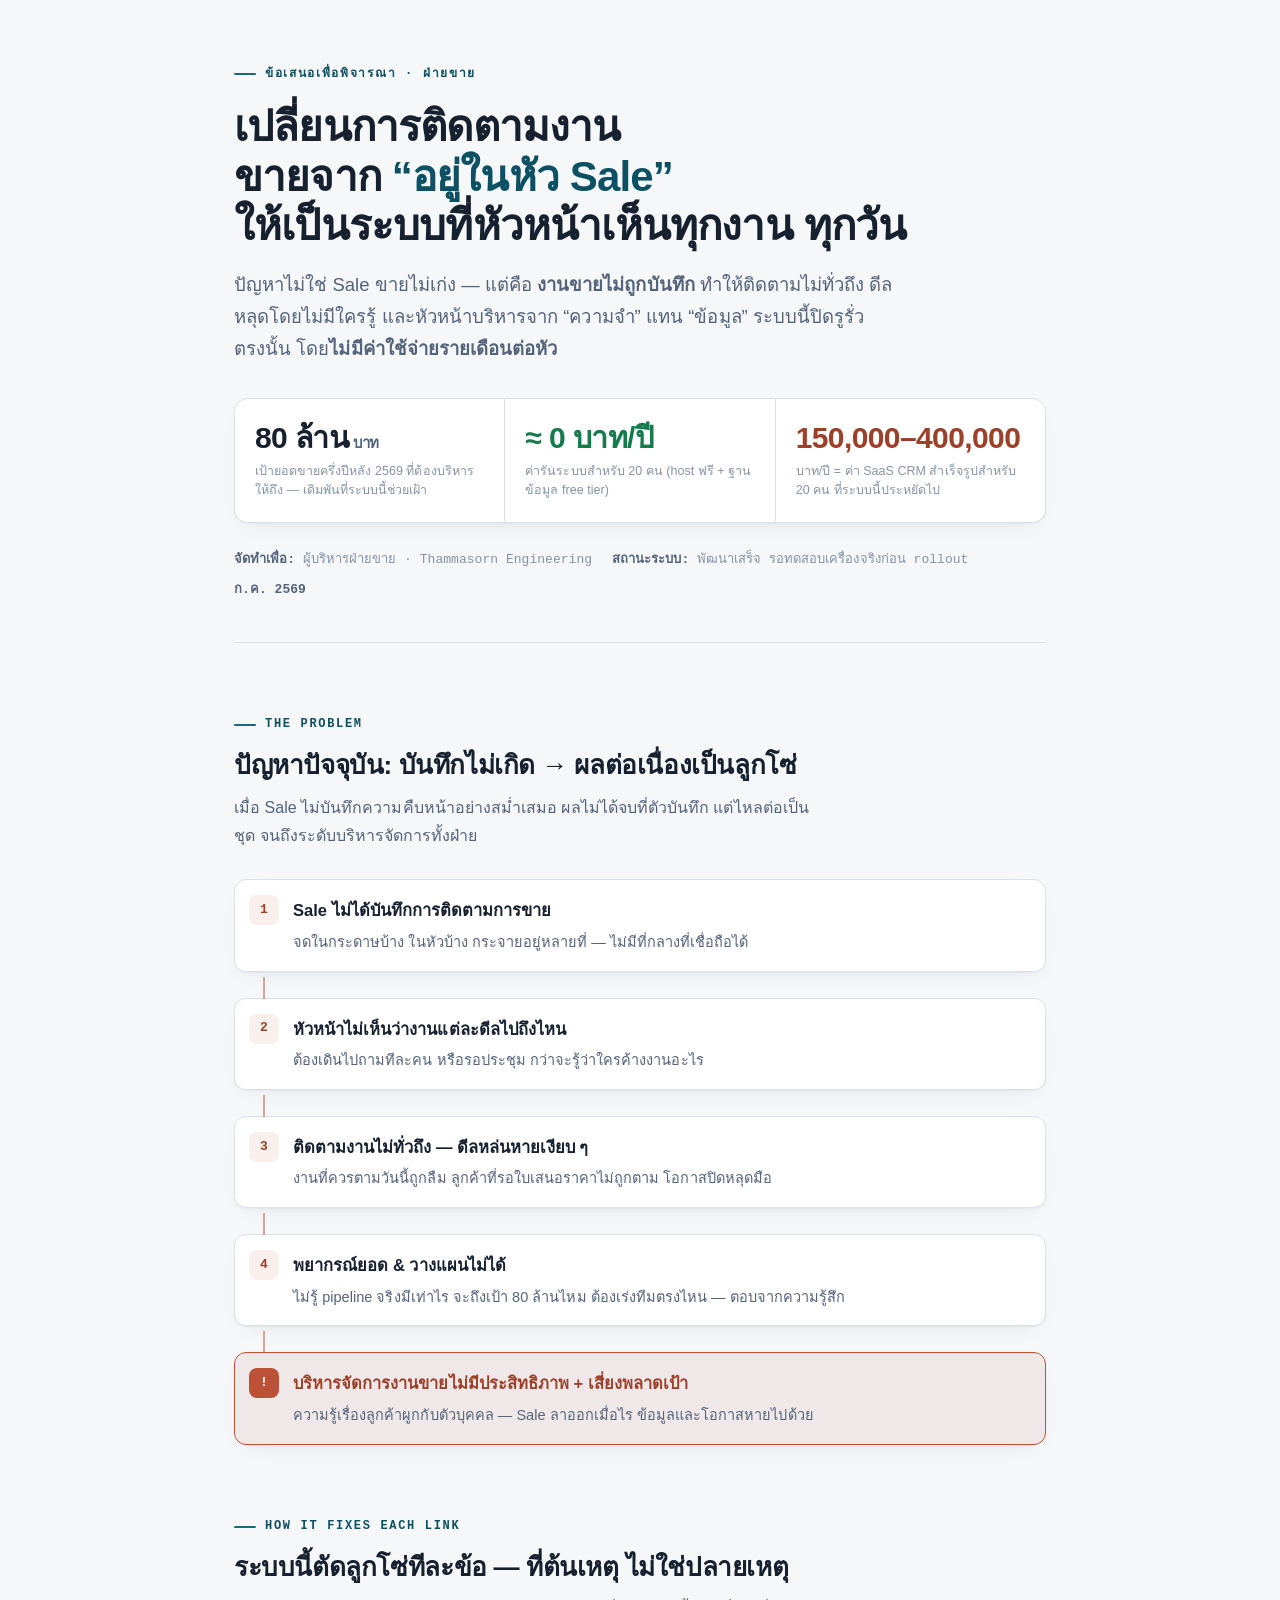
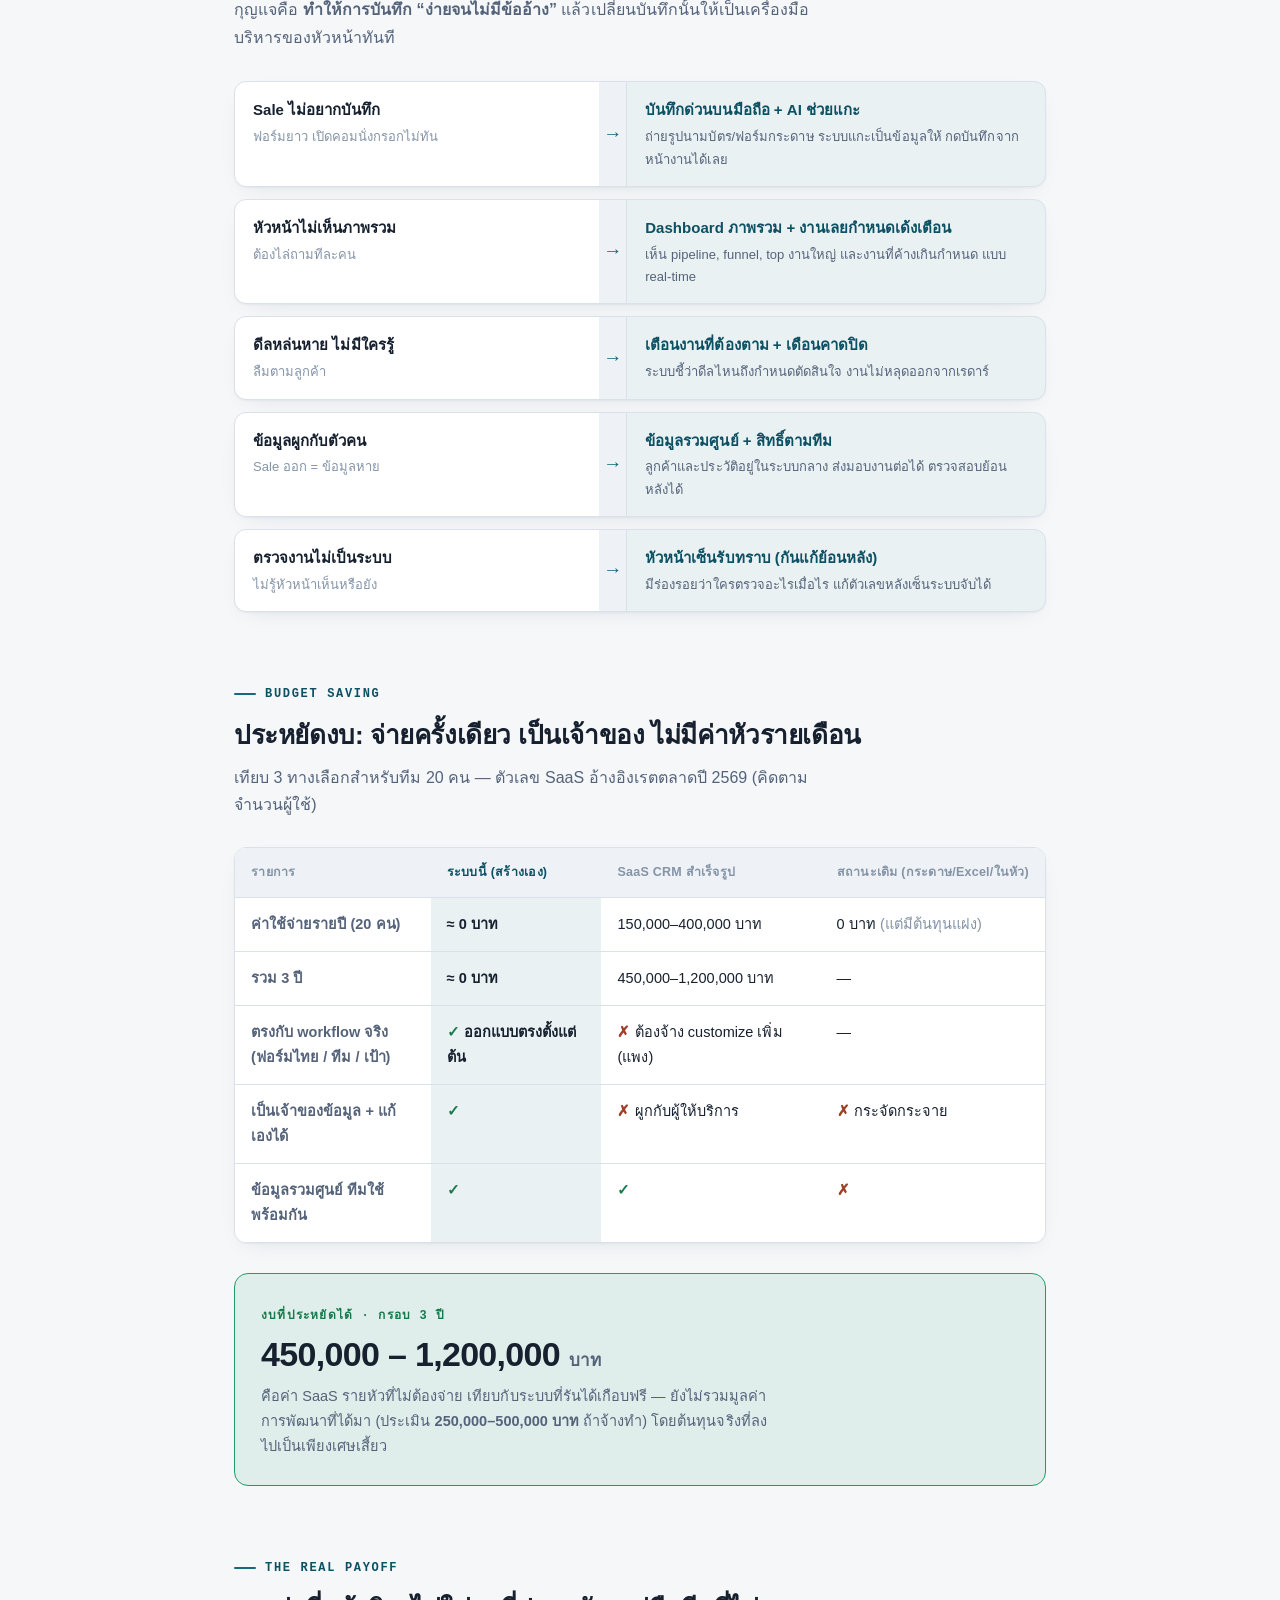
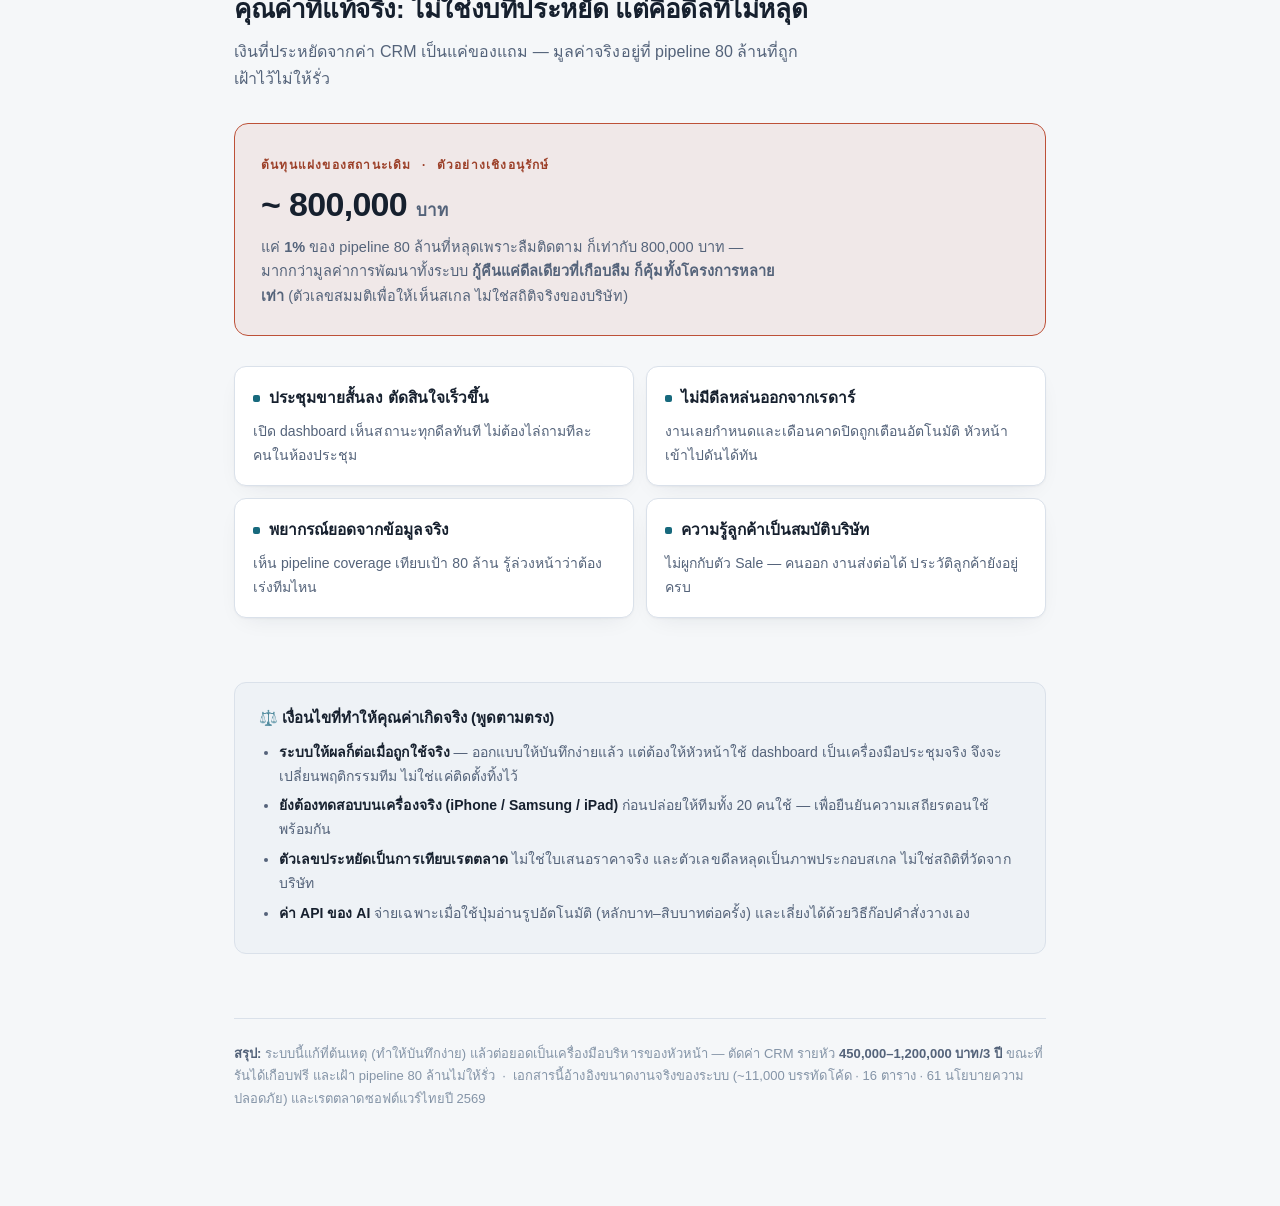
<file: Workflow/proposal.html>
<!DOCTYPE html>
<html lang="th">
<head>
<meta charset="UTF-8">
<meta name="viewport" content="width=device-width, initial-scale=1">
<title>ข้อเสนอ: ระบบติดตามงานขาย TE — ประหยัดงบ + ปิดรูรั่ว pipeline</title>
<style>
  :root {
    --bg:#f5f7f9; --surface:#ffffff; --surface-2:#eef2f6;
    --ink:#16202e; --ink-dim:#54637a; --ink-mute:#8494a7;
    --line:#dae1ea; --line-strong:#c3cdd9;
    --accent:#17697d; --accent-ink:#0c5063; --accent-bg:rgba(23,105,125,.09);
    --good:#1f9d63; --good-ink:#177a4c; --good-bg:rgba(31,157,99,.10);
    --cost:#bd5138; --cost-ink:#9c4029; --cost-bg:rgba(189,81,56,.09);
    --shadow:0 1px 2px rgba(20,32,46,.04), 0 8px 24px -12px rgba(20,32,46,.12);
    --sans:"Noto Sans Thai","Sarabun",-apple-system,BlinkMacSystemFont,"Segoe UI","Helvetica Neue",sans-serif;
    --mono:ui-monospace,"SF Mono",Menlo,Consolas,monospace;
  }
  @media (prefers-color-scheme: dark) {
    :root {
      --bg:#0f1420; --surface:#161d2b; --surface-2:#1c2434;
      --ink:#e7ecf3; --ink-dim:#a1afc2; --ink-mute:#6c7b91;
      --line:#263145; --line-strong:#33415a;
      --accent:#4cb9d0; --accent-ink:#7ed2e2; --accent-bg:rgba(76,185,208,.12);
      --good:#37c081; --good-ink:#57cf95; --good-bg:rgba(55,192,129,.14);
      --cost:#e0785f; --cost-ink:#e88f79; --cost-bg:rgba(224,120,95,.13);
      --shadow:0 1px 2px rgba(0,0,0,.3), 0 10px 30px -14px rgba(0,0,0,.55);
    }
  }
  :root[data-theme="light"] {
    --bg:#f5f7f9; --surface:#ffffff; --surface-2:#eef2f6;
    --ink:#16202e; --ink-dim:#54637a; --ink-mute:#8494a7;
    --line:#dae1ea; --line-strong:#c3cdd9;
    --accent:#17697d; --accent-ink:#0c5063; --accent-bg:rgba(23,105,125,.09);
    --good:#1f9d63; --good-ink:#177a4c; --good-bg:rgba(31,157,99,.10);
    --cost:#bd5138; --cost-ink:#9c4029; --cost-bg:rgba(189,81,56,.09);
    --shadow:0 1px 2px rgba(20,32,46,.04), 0 8px 24px -12px rgba(20,32,46,.12);
  }
  :root[data-theme="dark"] {
    --bg:#0f1420; --surface:#161d2b; --surface-2:#1c2434;
    --ink:#e7ecf3; --ink-dim:#a1afc2; --ink-mute:#6c7b91;
    --line:#263145; --line-strong:#33415a;
    --accent:#4cb9d0; --accent-ink:#7ed2e2; --accent-bg:rgba(76,185,208,.12);
    --good:#37c081; --good-ink:#57cf95; --good-bg:rgba(55,192,129,.14);
    --cost:#e0785f; --cost-ink:#e88f79; --cost-bg:rgba(224,120,95,.13);
    --shadow:0 1px 2px rgba(0,0,0,.3), 0 10px 30px -14px rgba(0,0,0,.55);
  }

  * { box-sizing:border-box; }
  body {
    margin:0; background:var(--bg); color:var(--ink);
    font-family:var(--sans); font-size:16px; line-height:1.72;
    -webkit-font-smoothing:antialiased; letter-spacing:.002em;
  }
  .wrap { max-width:860px; margin:0 auto; padding:56px 24px 96px; }
  .num { font-variant-numeric:tabular-nums; }

  .kick {
    font-family:var(--mono); font-size:12px; font-weight:600;
    letter-spacing:.14em; text-transform:uppercase; color:var(--accent-ink);
    display:inline-flex; align-items:center; gap:9px;
  }
  .kick::before { content:""; width:22px; height:2px; background:var(--accent); border-radius:2px; }

  .hero { border-bottom:1px solid var(--line); padding-bottom:40px; margin-bottom:52px; }
  .hero h1 {
    font-size:clamp(28px,4.6vw,42px); line-height:1.18; font-weight:800;
    letter-spacing:-.02em; text-wrap:balance; margin:18px 0 0;
  }
  .hero h1 .hl { color:var(--accent-ink); }
  .lede { font-size:clamp(16px,2.2vw,18.5px); color:var(--ink-dim); max-width:64ch; margin:18px 0 0; text-wrap:pretty; }
  .doc-meta {
    display:flex; flex-wrap:wrap; gap:8px 20px; margin-top:26px;
    font-size:13px; color:var(--ink-mute); font-family:var(--mono);
  }
  .doc-meta b { color:var(--ink-dim); font-weight:600; }

  .band {
    display:grid; grid-template-columns:repeat(3,1fr); gap:1px;
    background:var(--line); border:1px solid var(--line); border-radius:14px;
    overflow:hidden; margin-top:34px; box-shadow:var(--shadow);
  }
  .band .cell { background:var(--surface); padding:22px 20px; }
  .band .big { font-size:clamp(24px,3.4vw,30px); font-weight:800; letter-spacing:-.02em; line-height:1.1; }
  .band .cap { font-size:12.5px; color:var(--ink-mute); margin-top:8px; line-height:1.5; }
  .band .cell.good .big { color:var(--good-ink); }
  .band .cell.cost .big { color:var(--cost-ink); }

  section { margin-top:64px; }
  h2 {
    font-size:clamp(21px,3vw,26px); font-weight:750; letter-spacing:-.015em;
    line-height:1.28; text-wrap:balance; margin:14px 0 0;
  }
  .sec-intro { color:var(--ink-dim); font-size:16px; margin:12px 0 0; max-width:66ch; }

  .chain { display:flex; flex-direction:column; gap:0; margin-top:30px; }
  .link {
    position:relative; background:var(--surface); border:1px solid var(--line);
    border-radius:12px; padding:16px 18px 16px 58px; box-shadow:var(--shadow);
  }
  .link + .link { margin-top:26px; }
  .link + .link::before {
    content:""; position:absolute; left:28px; top:-22px; width:2px; height:22px;
    background:linear-gradient(var(--cost),var(--cost)); opacity:.5;
  }
  .link .idx {
    position:absolute; left:14px; top:15px; width:30px; height:30px; border-radius:8px;
    background:var(--cost-bg); color:var(--cost-ink); font-family:var(--mono);
    font-weight:700; font-size:13px; display:flex; align-items:center; justify-content:center;
  }
  .link h3 { margin:0; font-size:16.5px; font-weight:650; }
  .link p { margin:5px 0 0; color:var(--ink-dim); font-size:14.5px; }
  .link.result { border-color:var(--cost); background:var(--cost-bg); }
  .link.result .idx { background:var(--cost); color:#fff; }
  .link.result h3 { color:var(--cost-ink); }

  .maps { display:flex; flex-direction:column; gap:12px; margin-top:30px; }
  .map {
    display:grid; grid-template-columns:1fr auto 1.15fr; align-items:stretch; gap:0;
    background:var(--surface); border:1px solid var(--line); border-radius:12px;
    overflow:hidden; box-shadow:var(--shadow);
  }
  .map .pain { padding:15px 18px; }
  .map .pain .t { font-weight:650; font-size:15px; }
  .map .pain .d { color:var(--ink-mute); font-size:13px; margin-top:3px; }
  .map .arw { display:flex; align-items:center; justify-content:center; padding:0 4px;
              color:var(--accent); font-size:19px; background:var(--surface-2); }
  .map .fix { padding:15px 18px; background:var(--accent-bg); border-left:1px solid var(--line); }
  .map .fix .t { font-weight:650; font-size:15px; color:var(--accent-ink); }
  .map .fix .d { color:var(--ink-dim); font-size:13px; margin-top:3px; }

  .tbl-wrap { overflow-x:auto; margin-top:28px; border:1px solid var(--line);
              border-radius:12px; box-shadow:var(--shadow); }
  table { border-collapse:collapse; width:100%; min-width:560px; background:var(--surface); }
  th, td { text-align:left; padding:14px 16px; border-bottom:1px solid var(--line); font-size:14.5px; vertical-align:top; }
  thead th { font-size:12.5px; letter-spacing:.02em; color:var(--ink-mute); font-weight:650;
             background:var(--surface-2); white-space:nowrap; }
  thead th.hi { color:var(--accent-ink); }
  tbody tr:last-child td { border-bottom:none; }
  td.row-h { font-weight:600; color:var(--ink-dim); }
  td.hi { background:var(--accent-bg); font-weight:600; }
  .yes { color:var(--good-ink); font-weight:700; }
  .no  { color:var(--cost-ink); font-weight:700; }

  .callout {
    margin-top:30px; border-radius:14px; padding:26px 26px;
    background:var(--good-bg); border:1px solid var(--good);
  }
  .callout.warn { background:var(--cost-bg); border-color:var(--cost); }
  .callout .lbl { font-family:var(--mono); font-size:12px; letter-spacing:.1em; text-transform:uppercase;
                  color:var(--good-ink); font-weight:650; }
  .callout.warn .lbl { color:var(--cost-ink); }
  .callout .fig { font-size:clamp(26px,4vw,34px); font-weight:800; letter-spacing:-.02em; margin:8px 0 0; line-height:1.15; }
  .callout .fig .u { font-size:.5em; font-weight:600; color:var(--ink-dim); letter-spacing:0; }
  .callout p { margin:10px 0 0; color:var(--ink-dim); font-size:14.5px; max-width:64ch; }

  .vgrid { display:grid; grid-template-columns:repeat(2,1fr); gap:12px; margin-top:30px; }
  .vcard { background:var(--surface); border:1px solid var(--line); border-radius:12px; padding:18px 18px; box-shadow:var(--shadow); }
  .vcard .vt { font-weight:680; font-size:15.5px; display:flex; gap:9px; align-items:baseline; }
  .vcard .vt .b { width:7px; height:7px; border-radius:2px; background:var(--accent); flex:none; transform:translateY(-1px); }
  .vcard p { margin:7px 0 0; color:var(--ink-dim); font-size:14px; }

  .note {
    margin-top:30px; background:var(--surface-2); border:1px solid var(--line);
    border-radius:12px; padding:22px 24px;
  }
  .note h3 { margin:0 0 10px; font-size:15px; font-weight:700; display:flex; align-items:center; gap:9px; }
  .note ul { margin:0; padding-left:20px; color:var(--ink-dim); font-size:14px; line-height:1.7; }
  .note li { margin:6px 0; }
  .note li b { color:var(--ink); font-weight:650; }

  footer { margin-top:64px; padding-top:24px; border-top:1px solid var(--line);
           font-size:13px; color:var(--ink-mute); line-height:1.7; }
  footer b { color:var(--ink-dim); }

  @media (max-width:640px) {
    .wrap { padding:40px 18px 72px; }
    .band { grid-template-columns:1fr; }
    .map { grid-template-columns:1fr; }
    .map .arw { padding:6px; }
    .map .fix { border-left:none; border-top:1px solid var(--line); }
    .vgrid { grid-template-columns:1fr; }
  }
  @media print {
    body { background:#fff; color:#000; }
    .wrap { max-width:none; padding:0; }
    .band, .link, .map, .tbl-wrap, .callout, .vcard, .note { box-shadow:none; break-inside:avoid; }
    section { break-inside:avoid; }
  }
</style>
</head>
<body>

<div class="wrap">

  <!-- ══════════ HERO ══════════ -->
  <header class="hero">
    <span class="kick">ข้อเสนอเพื่อพิจารณา · ฝ่ายขาย</span>
    <h1>เปลี่ยนการติดตามงานขายจาก <span class="hl">“อยู่ในหัว Sale”</span><br>ให้เป็นระบบที่หัวหน้าเห็นทุกงาน ทุกวัน</h1>
    <p class="lede">
      ปัญหาไม่ใช่ Sale ขายไม่เก่ง — แต่คือ <b>งานขายไม่ถูกบันทึก</b> ทำให้ติดตามไม่ทั่วถึง
      ดีลหลุดโดยไม่มีใครรู้ และหัวหน้าบริหารจาก “ความจำ” แทน “ข้อมูล”
      ระบบนี้ปิดรูรั่วตรงนั้น โดย<b>ไม่มีค่าใช้จ่ายรายเดือนต่อหัว</b>
    </p>

    <div class="band">
      <div class="cell">
        <div class="big num">80 ล้าน<span style="font-size:.5em;font-weight:600;color:var(--ink-dim)"> บาท</span></div>
        <div class="cap">เป้ายอดขายครึ่งปีหลัง 2569 ที่ต้องบริหารให้ถึง — เดิมพันที่ระบบนี้ช่วยเฝ้า</div>
      </div>
      <div class="cell good">
        <div class="big num">≈ 0 บาท/ปี</div>
        <div class="cap">ค่ารันระบบสำหรับ 20 คน (host ฟรี + ฐานข้อมูล free tier)</div>
      </div>
      <div class="cell cost">
        <div class="big num">150,000–400,000</div>
        <div class="cap">บาท/ปี = ค่า SaaS CRM สำเร็จรูปสำหรับ 20 คน ที่ระบบนี้ประหยัดไป</div>
      </div>
    </div>

    <div class="doc-meta">
      <span><b>จัดทำเพื่อ:</b> ผู้บริหารฝ่ายขาย · Thammasorn Engineering</span>
      <span><b>สถานะระบบ:</b> พัฒนาเสร็จ รอทดสอบเครื่องจริงก่อน rollout</span>
      <span><b>ก.ค. 2569</b></span>
    </div>
  </header>

  <!-- ══════════ 1. PROBLEM ══════════ -->
  <section>
    <span class="kick">The problem</span>
    <h2>ปัญหาปัจจุบัน: บันทึกไม่เกิด → ผลต่อเนื่องเป็นลูกโซ่</h2>
    <p class="sec-intro">
      เมื่อ Sale ไม่บันทึกความคืบหน้าอย่างสม่ำเสมอ ผลไม่ได้จบที่ตัวบันทึก
      แต่ไหลต่อเป็นชุด จนถึงระดับบริหารจัดการทั้งฝ่าย
    </p>

    <div class="chain">
      <div class="link">
        <span class="idx">1</span>
        <h3>Sale ไม่ได้บันทึกการติดตามการขาย</h3>
        <p>จดในกระดาษบ้าง ในหัวบ้าง กระจายอยู่หลายที่ — ไม่มีที่กลางที่เชื่อถือได้</p>
      </div>
      <div class="link">
        <span class="idx">2</span>
        <h3>หัวหน้าไม่เห็นว่างานแต่ละดีลไปถึงไหน</h3>
        <p>ต้องเดินไปถามทีละคน หรือรอประชุม กว่าจะรู้ว่าใครค้างงานอะไร</p>
      </div>
      <div class="link">
        <span class="idx">3</span>
        <h3>ติดตามงานไม่ทั่วถึง — ดีลหล่นหายเงียบ ๆ</h3>
        <p>งานที่ควรตามวันนี้ถูกลืม ลูกค้าที่รอใบเสนอราคาไม่ถูกตาม โอกาสปิดหลุดมือ</p>
      </div>
      <div class="link">
        <span class="idx">4</span>
        <h3>พยากรณ์ยอด &amp; วางแผนไม่ได้</h3>
        <p>ไม่รู้ pipeline จริงมีเท่าไร จะถึงเป้า 80 ล้านไหม ต้องเร่งทีมตรงไหน — ตอบจากความรู้สึก</p>
      </div>
      <div class="link result">
        <span class="idx">!</span>
        <h3>บริหารจัดการงานขายไม่มีประสิทธิภาพ + เสี่ยงพลาดเป้า</h3>
        <p>ความรู้เรื่องลูกค้าผูกกับตัวบุคคล — Sale ลาออกเมื่อไร ข้อมูลและโอกาสหายไปด้วย</p>
      </div>
    </div>
  </section>

  <!-- ══════════ 2. SOLUTION ══════════ -->
  <section>
    <span class="kick">How it fixes each link</span>
    <h2>ระบบนี้ตัดลูกโซ่ทีละข้อ — ที่ต้นเหตุ ไม่ใช่ปลายเหตุ</h2>
    <p class="sec-intro">
      กุญแจคือ <b>ทำให้การบันทึก “ง่ายจนไม่มีข้ออ้าง”</b> แล้วเปลี่ยนบันทึกนั้นให้เป็นเครื่องมือบริหารของหัวหน้าทันที
    </p>

    <div class="maps">
      <div class="map">
        <div class="pain"><div class="t">Sale ไม่อยากบันทึก</div><div class="d">ฟอร์มยาว เปิดคอมนั่งกรอกไม่ทัน</div></div>
        <div class="arw">→</div>
        <div class="fix"><div class="t">บันทึกด่วนบนมือถือ + AI ช่วยแกะ</div><div class="d">ถ่ายรูปนามบัตร/ฟอร์มกระดาษ ระบบแกะเป็นข้อมูลให้ กดบันทึกจากหน้างานได้เลย</div></div>
      </div>
      <div class="map">
        <div class="pain"><div class="t">หัวหน้าไม่เห็นภาพรวม</div><div class="d">ต้องไล่ถามทีละคน</div></div>
        <div class="arw">→</div>
        <div class="fix"><div class="t">Dashboard ภาพรวม + งานเลยกำหนดเด้งเตือน</div><div class="d">เห็น pipeline, funnel, top งานใหญ่ และงานที่ค้างเกินกำหนด แบบ real-time</div></div>
      </div>
      <div class="map">
        <div class="pain"><div class="t">ดีลหล่นหาย ไม่มีใครรู้</div><div class="d">ลืมตามลูกค้า</div></div>
        <div class="arw">→</div>
        <div class="fix"><div class="t">เตือนงานที่ต้องตาม + เดือนคาดปิด</div><div class="d">ระบบชี้ว่าดีลไหนถึงกำหนดตัดสินใจ งานไม่หลุดออกจากเรดาร์</div></div>
      </div>
      <div class="map">
        <div class="pain"><div class="t">ข้อมูลผูกกับตัวคน</div><div class="d">Sale ออก = ข้อมูลหาย</div></div>
        <div class="arw">→</div>
        <div class="fix"><div class="t">ข้อมูลรวมศูนย์ + สิทธิ์ตามทีม</div><div class="d">ลูกค้าและประวัติอยู่ในระบบกลาง ส่งมอบงานต่อได้ ตรวจสอบย้อนหลังได้</div></div>
      </div>
      <div class="map">
        <div class="pain"><div class="t">ตรวจงานไม่เป็นระบบ</div><div class="d">ไม่รู้หัวหน้าเห็นหรือยัง</div></div>
        <div class="arw">→</div>
        <div class="fix"><div class="t">หัวหน้าเซ็นรับทราบ (กันแก้ย้อนหลัง)</div><div class="d">มีร่องรอยว่าใครตรวจอะไรเมื่อไร แก้ตัวเลขหลังเซ็นระบบจับได้</div></div>
      </div>
    </div>
  </section>

  <!-- ══════════ 3. BUDGET ══════════ -->
  <section>
    <span class="kick">Budget saving</span>
    <h2>ประหยัดงบ: จ่ายครั้งเดียว เป็นเจ้าของ ไม่มีค่าหัวรายเดือน</h2>
    <p class="sec-intro">
      เทียบ 3 ทางเลือกสำหรับทีม 20 คน — ตัวเลข SaaS อ้างอิงเรตตลาดปี 2569 (คิดตามจำนวนผู้ใช้)
    </p>

    <div class="tbl-wrap">
      <table>
        <thead>
          <tr>
            <th>รายการ</th>
            <th class="hi">ระบบนี้ (สร้างเอง)</th>
            <th>SaaS CRM สำเร็จรูป</th>
            <th>สถานะเดิม (กระดาษ/Excel/ในหัว)</th>
          </tr>
        </thead>
        <tbody>
          <tr>
            <td class="row-h">ค่าใช้จ่ายรายปี (20 คน)</td>
            <td class="hi num">≈ 0 บาท</td>
            <td class="num">150,000–400,000 บาท</td>
            <td>0 บาท <span style="color:var(--ink-mute)">(แต่มีต้นทุนแฝง)</span></td>
          </tr>
          <tr>
            <td class="row-h">รวม 3 ปี</td>
            <td class="hi num">≈ 0 บาท</td>
            <td class="num">450,000–1,200,000 บาท</td>
            <td>— </td>
          </tr>
          <tr>
            <td class="row-h">ตรงกับ workflow จริง<br>(ฟอร์มไทย / ทีม / เป้า)</td>
            <td class="hi"><span class="yes">✓</span> ออกแบบตรงตั้งแต่ต้น</td>
            <td><span class="no">✗</span> ต้องจ้าง customize เพิ่ม (แพง)</td>
            <td>— </td>
          </tr>
          <tr>
            <td class="row-h">เป็นเจ้าของข้อมูล + แก้เองได้</td>
            <td class="hi"><span class="yes">✓</span></td>
            <td><span class="no">✗</span> ผูกกับผู้ให้บริการ</td>
            <td><span class="no">✗</span> กระจัดกระจาย</td>
          </tr>
          <tr>
            <td class="row-h">ข้อมูลรวมศูนย์ ทีมใช้พร้อมกัน</td>
            <td class="hi"><span class="yes">✓</span></td>
            <td><span class="yes">✓</span></td>
            <td><span class="no">✗</span></td>
          </tr>
        </tbody>
      </table>
    </div>

    <div class="callout">
      <span class="lbl">งบที่ประหยัดได้ · กรอบ 3 ปี</span>
      <div class="fig num">450,000 – 1,200,000 <span class="u">บาท</span></div>
      <p>
        คือค่า SaaS รายหัวที่ไม่ต้องจ่าย เทียบกับระบบที่รันได้เกือบฟรี —
        ยังไม่รวมมูลค่าการพัฒนาที่ได้มา (ประเมิน <b>250,000–500,000 บาท</b> ถ้าจ้างทำ)
        โดยต้นทุนจริงที่ลงไปเป็นเพียงเศษเสี้ยว
      </p>
    </div>
  </section>

  <!-- ══════════ 4. VALUE / ROI ══════════ -->
  <section>
    <span class="kick">The real payoff</span>
    <h2>คุณค่าที่แท้จริง: ไม่ใช่งบที่ประหยัด แต่คือดีลที่ไม่หลุด</h2>
    <p class="sec-intro">
      เงินที่ประหยัดจากค่า CRM เป็นแค่ของแถม — มูลค่าจริงอยู่ที่ pipeline 80 ล้านที่ถูกเฝ้าไว้ไม่ให้รั่ว
    </p>

    <div class="callout warn">
      <span class="lbl">ต้นทุนแฝงของสถานะเดิม · ตัวอย่างเชิงอนุรักษ์</span>
      <div class="fig num">~ 800,000 <span class="u">บาท</span></div>
      <p>
        แค่ <b>1%</b> ของ pipeline 80 ล้านที่หลุดเพราะลืมติดตาม ก็เท่ากับ 800,000 บาท —
        มากกว่ามูลค่าการพัฒนาทั้งระบบ <b>กู้คืนแค่ดีลเดียวที่เกือบลืม ก็คุ้มทั้งโครงการหลายเท่า</b>
        (ตัวเลขสมมติเพื่อให้เห็นสเกล ไม่ใช่สถิติจริงของบริษัท)
      </p>
    </div>

    <div class="vgrid">
      <div class="vcard">
        <div class="vt"><span class="b"></span>ประชุมขายสั้นลง ตัดสินใจเร็วขึ้น</div>
        <p>เปิด dashboard เห็นสถานะทุกดีลทันที ไม่ต้องไล่ถามทีละคนในห้องประชุม</p>
      </div>
      <div class="vcard">
        <div class="vt"><span class="b"></span>ไม่มีดีลหล่นออกจากเรดาร์</div>
        <p>งานเลยกำหนดและเดือนคาดปิดถูกเตือนอัตโนมัติ หัวหน้าเข้าไปดันได้ทัน</p>
      </div>
      <div class="vcard">
        <div class="vt"><span class="b"></span>พยากรณ์ยอดจากข้อมูลจริง</div>
        <p>เห็น pipeline coverage เทียบเป้า 80 ล้าน รู้ล่วงหน้าว่าต้องเร่งทีมไหน</p>
      </div>
      <div class="vcard">
        <div class="vt"><span class="b"></span>ความรู้ลูกค้าเป็นสมบัติบริษัท</div>
        <p>ไม่ผูกกับตัว Sale — คนออก งานส่งต่อได้ ประวัติลูกค้ายังอยู่ครบ</p>
      </div>
    </div>
  </section>

  <!-- ══════════ 5. HONESTY / CONDITIONS ══════════ -->
  <section>
    <div class="note">
      <h3>⚖️ เงื่อนไขที่ทำให้คุณค่าเกิดจริง (พูดตามตรง)</h3>
      <ul>
        <li><b>ระบบให้ผลก็ต่อเมื่อถูกใช้จริง</b> — ออกแบบให้บันทึกง่ายแล้ว แต่ต้องให้หัวหน้าใช้ dashboard เป็นเครื่องมือประชุมจริง จึงจะเปลี่ยนพฤติกรรมทีม ไม่ใช่แค่ติดตั้งทิ้งไว้</li>
        <li><b>ยังต้องทดสอบบนเครื่องจริง (iPhone / Samsung / iPad)</b> ก่อนปล่อยให้ทีมทั้ง 20 คนใช้ — เพื่อยืนยันความเสถียรตอนใช้พร้อมกัน</li>
        <li><b>ตัวเลขประหยัดเป็นการเทียบเรตตลาด</b> ไม่ใช่ใบเสนอราคาจริง และตัวเลขดีลหลุดเป็นภาพประกอบสเกล ไม่ใช่สถิติที่วัดจากบริษัท</li>
        <li><b>ค่า API ของ AI</b> จ่ายเฉพาะเมื่อใช้ปุ่มอ่านรูปอัตโนมัติ (หลักบาท–สิบบาทต่อครั้ง) และเลี่ยงได้ด้วยวิธีก๊อปคำสั่งวางเอง</li>
      </ul>
    </div>
  </section>

  <footer>
    <b>สรุป:</b> ระบบนี้แก้ที่ต้นเหตุ (ทำให้บันทึกง่าย) แล้วต่อยอดเป็นเครื่องมือบริหารของหัวหน้า —
    ตัดค่า CRM รายหัว <b>450,000–1,200,000 บาท/3 ปี</b> ขณะที่รันได้เกือบฟรี
    และเฝ้า pipeline 80 ล้านไม่ให้รั่ว &nbsp;·&nbsp;
    เอกสารนี้อ้างอิงขนาดงานจริงของระบบ (~11,000 บรรทัดโค้ด · 16 ตาราง · 61 นโยบายความปลอดภัย)
    และเรตตลาดซอฟต์แวร์ไทยปี 2569
  </footer>

</div>
</body>
</html>
</file>
